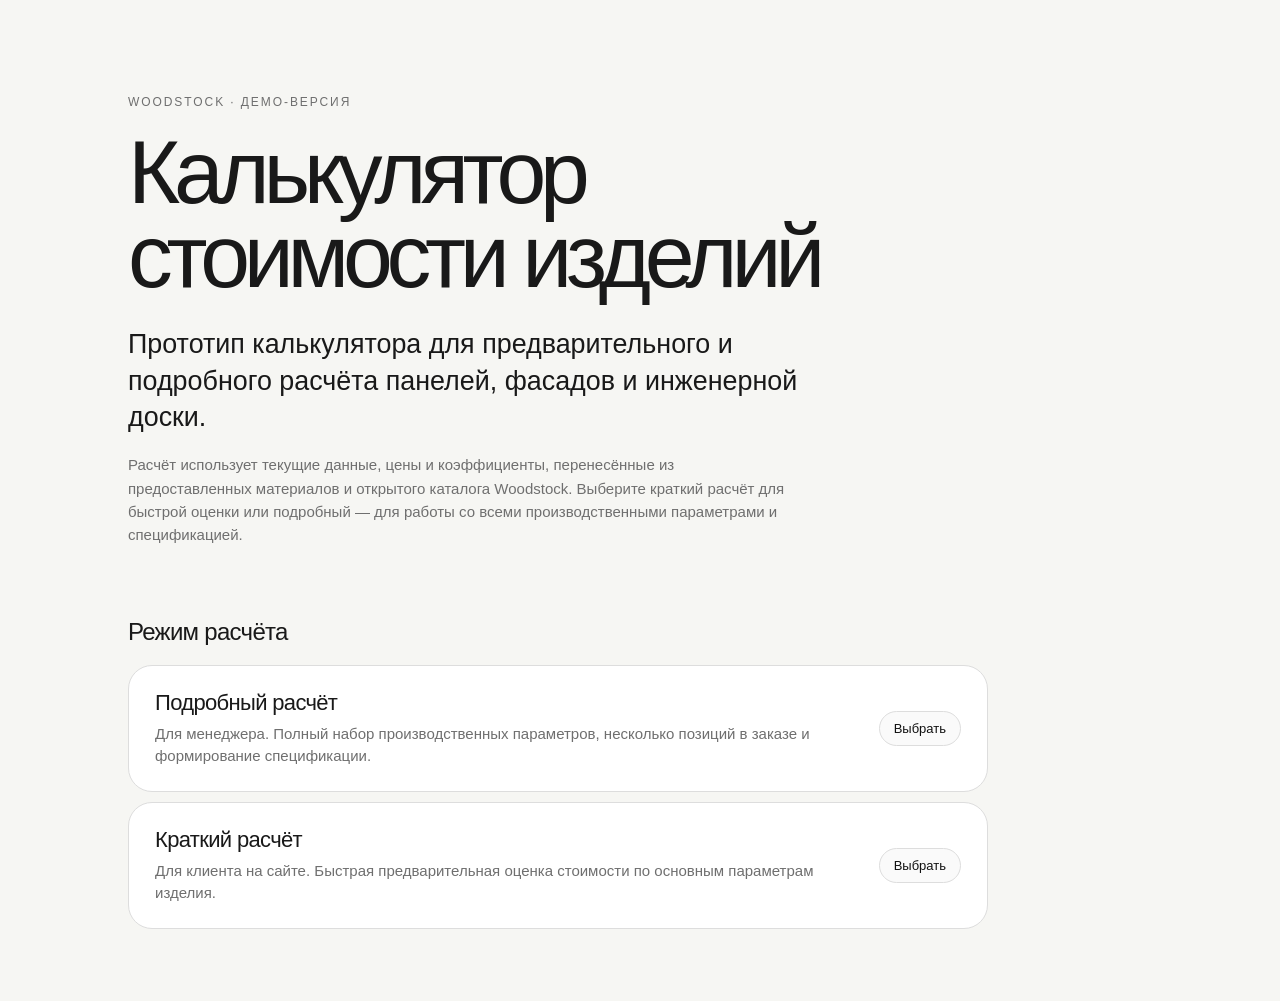
<file: index.html>
<!DOCTYPE html>
<html lang="ru">
<head>
  <meta charset="UTF-8" />
  <meta name="viewport" content="width=device-width, initial-scale=1.0" />

  <title>Woodstock — прототип калькулятора</title>

  <link rel="stylesheet" href="css/main.css" />
</head>

<body>
  <main class="start-page">
    <section class="start-hero">
      <p class="kicker">
        WOODSTOCK · Демо-версия
      </p>

      <h1>
        Калькулятор стоимости изделий
      </h1>

      <p class="lead">
        Прототип калькулятора для предварительного и подробного расчёта
        панелей, фасадов и инженерной доски.
      </p>

      <p class="note">
        Расчёт использует текущие данные, цены и коэффициенты, перенесённые
        из предоставленных материалов и открытого каталога Woodstock.
        Выберите краткий расчёт для быстрой оценки или подробный — для работы
        со всеми производственными параметрами и спецификацией.
      </p>
    </section>

    <section
      class="mode-section"
      aria-labelledby="modeTitle"
    >
      <h2 id="modeTitle">
        Режим расчёта
      </h2>

      <div class="mode-list">
        <!-- Подробный расчёт -->
        <a
          class="mode-card mode-card--active"
          href="pages/product-type.html"
          data-mode="detailed"
        >
          <span class="mode-card__body">
            <span class="mode-card__title">
              Подробный расчёт
            </span>

            <span class="mode-card__text">
              Для менеджера. Полный набор производственных параметров,
              несколько позиций в заказе и формирование спецификации.
            </span>
          </span>

          <span class="mode-card__action">
            Выбрать
          </span>
        </a>

        <!-- Краткий расчёт -->
        <a
          class="mode-card mode-card--active"
          href="pages/quick-product-type.html"
          data-mode="quick"
        >
          <span class="mode-card__body">
            <span class="mode-card__title">
              Краткий расчёт
            </span>

            <span class="mode-card__text">
              Для клиента на сайте. Быстрая предварительная оценка стоимости
              по основным параметрам изделия.
            </span>
          </span>

          <span class="mode-card__action">
            Выбрать
          </span>
        </a>
      </div>
    </section>
  </main>

  <script src="js/app.js"></script>
</body>
</html>
</file>
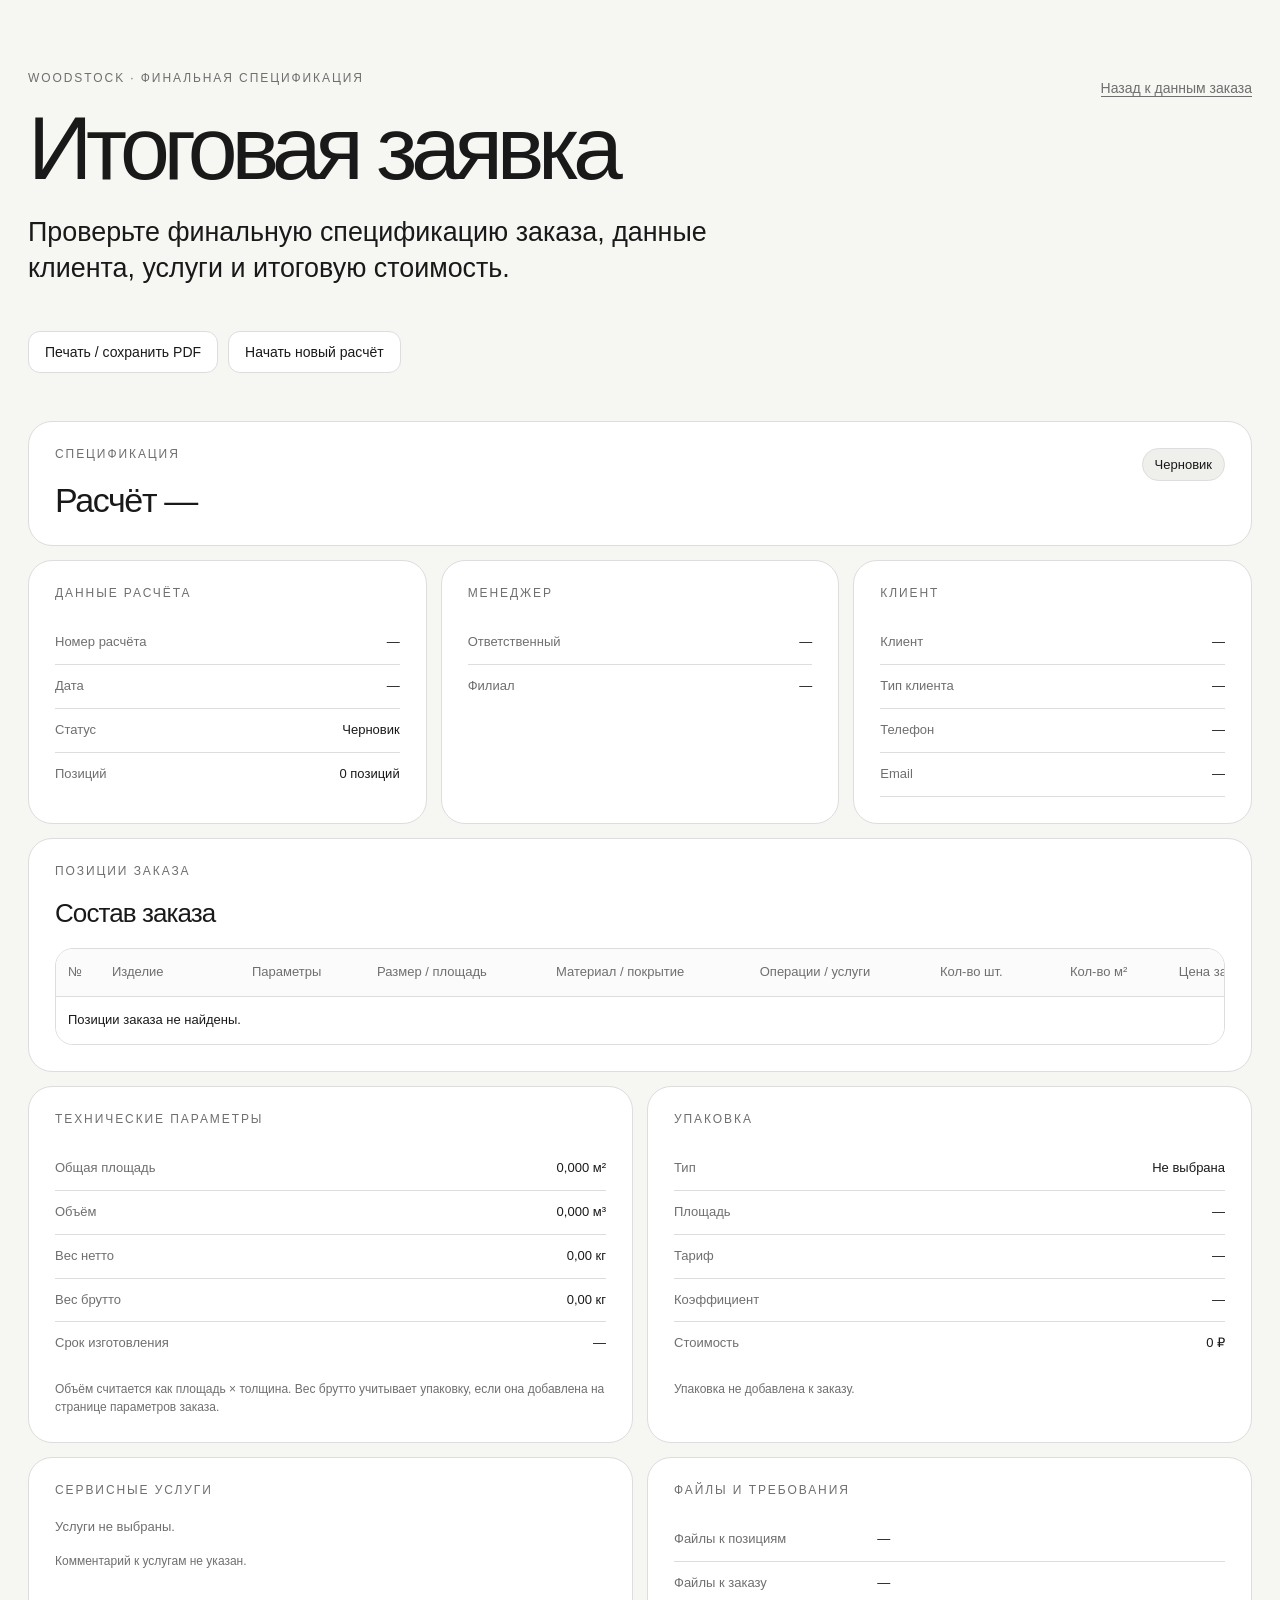
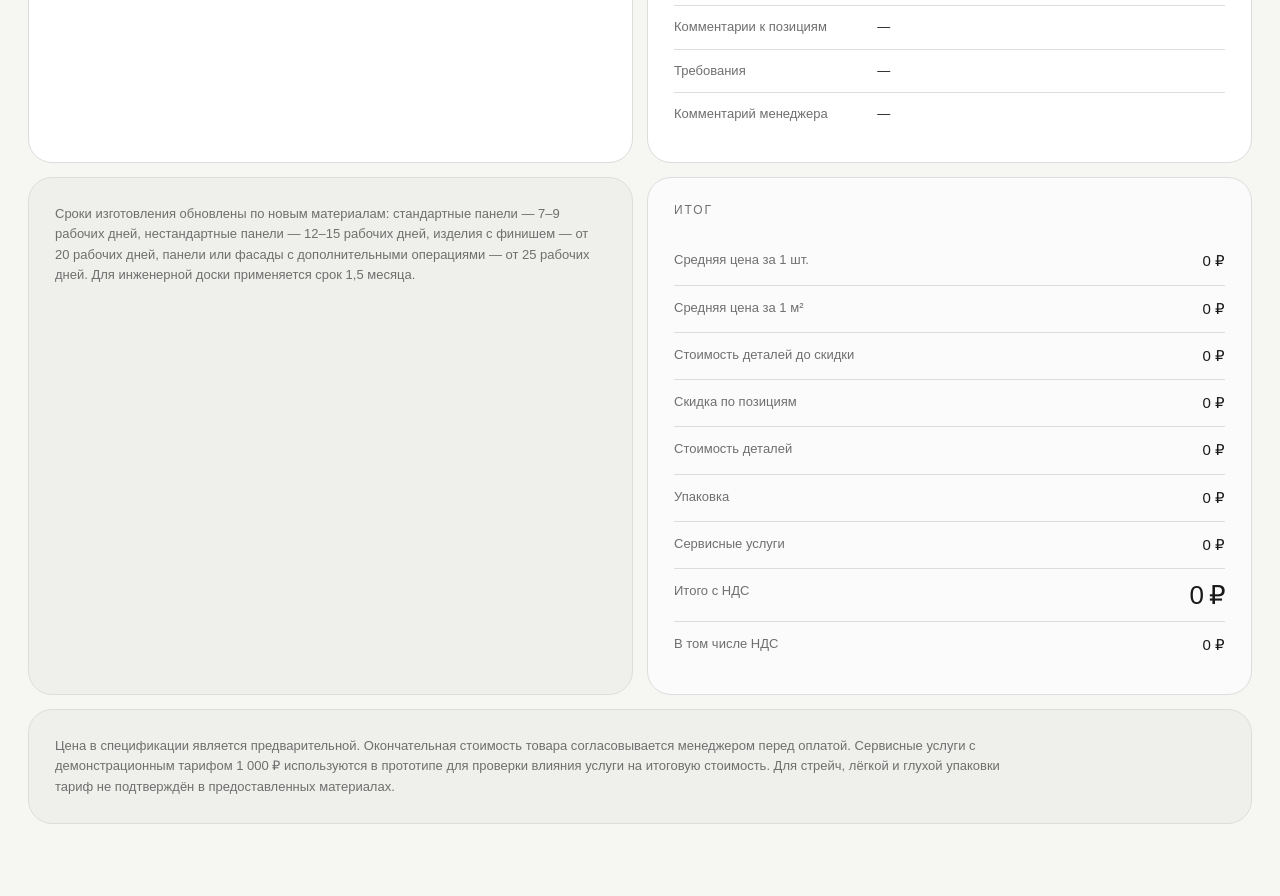
<file: pages/final-specification.html>
<!DOCTYPE html>
<html lang="ru">
<head>
  <meta charset="UTF-8" />

  <meta
    name="viewport"
    content="width=device-width, initial-scale=1.0"
  />

  <title>
    Woodstock — финальная спецификация
  </title>

  <link
    rel="stylesheet"
    href="../css/main.css"
  />

  <style>
    .final-table {
      min-width: 1880px;
    }

    @media print {
      .final-table {
        min-width: 0 !important;
      }

      .final-table th,
      .final-table td {
        font-size: 6.5px !important;
        padding: 4px 2px !important;
      }

      .final-table th:nth-child(1),
      .final-table td:nth-child(1) {
        width: 2%;
      }

      .final-table th:nth-child(2),
      .final-table td:nth-child(2) {
        width: 7%;
      }

      .final-table th:nth-child(3),
      .final-table td:nth-child(3) {
        width: 8%;
      }

      .final-table th:nth-child(4),
      .final-table td:nth-child(4) {
        width: 9%;
      }

      .final-table th:nth-child(5),
      .final-table td:nth-child(5) {
        width: 10%;
      }

      .final-table th:nth-child(6),
      .final-table td:nth-child(6) {
        width: 11%;
      }

      .final-table th:nth-child(7),
      .final-table td:nth-child(7) {
        width: 4%;
      }

      .final-table th:nth-child(8),
      .final-table td:nth-child(8) {
        width: 4.5%;
      }

      .final-table th:nth-child(9),
      .final-table td:nth-child(9) {
        width: 5%;
      }

      .final-table th:nth-child(10),
      .final-table td:nth-child(10) {
        width: 5%;
      }

      .final-table th:nth-child(11),
      .final-table td:nth-child(11) {
        width: 6%;
      }

      .final-table th:nth-child(12),
      .final-table td:nth-child(12) {
        width: 5%;
      }

      .final-table th:nth-child(13),
      .final-table td:nth-child(13) {
        width: 6%;
      }

      .final-table th:nth-child(14),
      .final-table td:nth-child(14) {
        width: 4.5%;
      }

      .final-table th:nth-child(15),
      .final-table td:nth-child(15) {
        width: 5%;
      }

      .final-table th:nth-child(16),
      .final-table td:nth-child(16) {
        width: 6%;
      }
    }
  </style>
</head>

<body>
  <main class="start-page calc-page final-page">
    <section class="calc-head final-page__head">
      <div>
        <p class="kicker">
          WOODSTOCK · Финальная спецификация
        </p>

        <h1>Итоговая заявка</h1>

        <p class="lead">
          Проверьте финальную спецификацию заказа, данные клиента,
          услуги и итоговую стоимость.
        </p>
      </div>

      <a
        class="back-link no-print"
        href="order-details.html"
      >
        Назад к данным заказа
      </a>
    </section>

    <section class="final-actions no-print">
      <button
        class="secondary-button"
        id="printBtn"
        type="button"
      >
        Печать / сохранить PDF
      </button>

      <button
        class="secondary-button"
        id="newOrderBtn"
        type="button"
      >
        Начать новый расчёт
      </button>
    </section>

    <section class="final-document">
      <section class="final-card final-card--header">
        <div>
          <p class="kicker">
            Спецификация
          </p>

          <h2>
            Расчёт
            <span id="orderNumber">—</span>
          </h2>
        </div>

        <div class="final-status">
          <span id="orderStatus">—</span>
        </div>
      </section>

      <section class="final-grid">
        <div class="final-card">
          <p class="kicker">
            Данные расчёта
          </p>

          <dl class="final-list">
            <div>
              <dt>Номер расчёта</dt>
              <dd id="metaOrderNumber">—</dd>
            </div>

            <div>
              <dt>Дата</dt>
              <dd id="metaOrderDate">—</dd>
            </div>

            <div>
              <dt>Статус</dt>
              <dd id="metaOrderStatus">—</dd>
            </div>

            <div>
              <dt>Позиций</dt>
              <dd id="metaItemsCount">—</dd>
            </div>
          </dl>
        </div>

        <div class="final-card">
          <p class="kicker">
            Менеджер
          </p>

          <dl class="final-list">
            <div>
              <dt>Ответственный</dt>
              <dd id="managerName">—</dd>
            </div>

            <div>
              <dt>Филиал</dt>
              <dd id="managerBranch">—</dd>
            </div>
          </dl>
        </div>

        <div class="final-card">
          <p class="kicker">
            Клиент
          </p>

          <dl class="final-list">
            <div>
              <dt>Клиент</dt>
              <dd id="clientName">—</dd>
            </div>

            <div>
              <dt>Тип клиента</dt>
              <dd id="clientType">—</dd>
            </div>

            <div>
              <dt>Телефон</dt>
              <dd id="clientPhone">—</dd>
            </div>

            <div>
              <dt>Email</dt>
              <dd id="clientEmail">—</dd>
            </div>

            <div id="companyRow">
              <dt>Компания</dt>
              <dd id="clientCompany">—</dd>
            </div>

            <div id="innRow">
              <dt>ИНН</dt>
              <dd id="clientInn">—</dd>
            </div>
          </dl>
        </div>
      </section>

      <section class="final-card">
        <div class="final-card__head">
          <div>
            <p class="kicker">
              Позиции заказа
            </p>

            <h2>Состав заказа</h2>
          </div>
        </div>

        <div class="final-table-wrap">
          <table class="final-table">
            <thead>
              <tr>
                <th>№</th>
                <th>Изделие</th>
                <th>Параметры</th>
                <th>Размер / площадь</th>
                <th>Материал / покрытие</th>
                <th>Операции / услуги</th>
                <th>Кол-во шт.</th>
                <th>Кол-во м²</th>
                <th>Цена за шт.</th>
                <th>Цена за м²</th>
                <th>До скидки</th>
                <th>Скидка</th>
                <th>Итого</th>
                <th>Объём м³</th>
                <th>Вес</th>
                <th>Срок</th>
              </tr>
            </thead>

            <tbody id="itemsTableBody"></tbody>
          </table>
        </div>
      </section>

      <section class="final-grid final-grid--two">
        <div class="final-card">
          <p class="kicker">
            Технические параметры
          </p>

          <dl class="final-list">
            <div>
              <dt>Общая площадь</dt>
              <dd id="technicalArea">—</dd>
            </div>

            <div>
              <dt>Объём</dt>
              <dd id="technicalVolume">—</dd>
            </div>

            <div>
              <dt>Вес нетто</dt>
              <dd id="technicalNetWeight">—</dd>
            </div>

            <div>
              <dt>Вес брутто</dt>
              <dd id="technicalGrossWeight">—</dd>
            </div>

            <div>
              <dt>Срок изготовления</dt>
              <dd id="technicalProductionTerm">—</dd>
            </div>
          </dl>

          <p class="final-note">
            Объём считается как площадь × толщина. Вес брутто учитывает
            упаковку, если она добавлена на странице параметров заказа.
          </p>
        </div>

        <div class="final-card">
          <p class="kicker">
            Упаковка
          </p>

          <dl class="final-list">
            <div>
              <dt>Тип</dt>
              <dd id="packagingName">—</dd>
            </div>

            <div>
              <dt>Площадь</dt>
              <dd id="packagingArea">—</dd>
            </div>

            <div>
              <dt>Тариф</dt>
              <dd id="packagingRate">—</dd>
            </div>

            <div>
              <dt>Коэффициент</dt>
              <dd id="packagingMultiplier">—</dd>
            </div>

            <div>
              <dt>Стоимость</dt>
              <dd id="packagingTotal">—</dd>
            </div>
          </dl>

          <p
            class="final-note"
            id="packagingNote"
          >
            —
          </p>
        </div>
      </section>

      <section class="final-grid final-grid--two">
        <div class="final-card">
          <p class="kicker">
            Сервисные услуги
          </p>

          <div
            class="final-services"
            id="servicesList"
          >
            Услуги не выбраны.
          </div>

          <p
            class="final-note"
            id="servicesComment"
          >
            —
          </p>
        </div>

        <div class="final-card">
          <p class="kicker">
            Файлы и требования
          </p>

          <dl class="final-list">
            <div>
              <dt>Файлы к позициям</dt>
              <dd id="itemFilesList">—</dd>
            </div>

            <div>
              <dt>Файлы к заказу</dt>
              <dd id="filesList">—</dd>
            </div>

            <div>
              <dt>Комментарии к позициям</dt>
              <dd id="itemCommentsList">—</dd>
            </div>

            <div>
              <dt>Требования</dt>
              <dd id="orderRequirements">—</dd>
            </div>

            <div>
              <dt>Комментарий менеджера</dt>
              <dd id="managerComment">—</dd>
            </div>
          </dl>
        </div>
      </section>

      <section class="final-grid final-grid--two">
        <div class="final-card final-card--notice">
          <p>
            Сроки изготовления обновлены по новым материалам:
            стандартные панели — 7–9 рабочих дней,
            нестандартные панели — 12–15 рабочих дней,
            изделия с финишем — от 20 рабочих дней,
            панели или фасады с дополнительными операциями —
            от 25 рабочих дней. Для инженерной доски применяется
            срок 1,5 месяца.
          </p>
        </div>

        <div class="final-card final-card--total">
          <p class="kicker">
            Итог
          </p>

          <dl class="final-total-list">
            <div>
              <dt>Средняя цена за 1 шт.</dt>
              <dd id="averageUnitPrice">—</dd>
            </div>

            <div>
              <dt>Средняя цена за 1 м²</dt>
              <dd id="averageM2Price">—</dd>
            </div>

            <div>
              <dt>Стоимость деталей до скидки</dt>
              <dd id="itemsTotalBeforeDiscount">—</dd>
            </div>

            <div>
              <dt>Скидка по позициям</dt>
              <dd id="itemsDiscountTotal">—</dd>
            </div>

            <div>
              <dt>Стоимость деталей</dt>
              <dd id="itemsTotal">—</dd>
            </div>

            <div>
              <dt>Упаковка</dt>
              <dd id="summaryPackagingTotal">—</dd>
            </div>

            <div>
              <dt>Сервисные услуги</dt>
              <dd id="summaryServicesTotal">—</dd>
            </div>

            <div>
              <dt>Итого с НДС</dt>
              <dd id="finalTotal">—</dd>
            </div>

            <div>
              <dt>В том числе НДС</dt>
              <dd id="finalVat">—</dd>
            </div>
          </dl>
        </div>
      </section>

      <section class="final-card final-card--notice">
        <p>
          Цена в спецификации является предварительной. Окончательная
          стоимость товара согласовывается менеджером перед оплатой.
          Сервисные услуги с демонстрационным тарифом 1 000 ₽ используются
          в прототипе для проверки влияния услуги на итоговую стоимость.
          Для стрейч, лёгкой и глухой упаковки тариф не подтверждён
          в предоставленных материалах.
        </p>
      </section>
    </section>
  </main>

  <script src="../js/final-specification.js"></script>
</body>
</html>
</file>
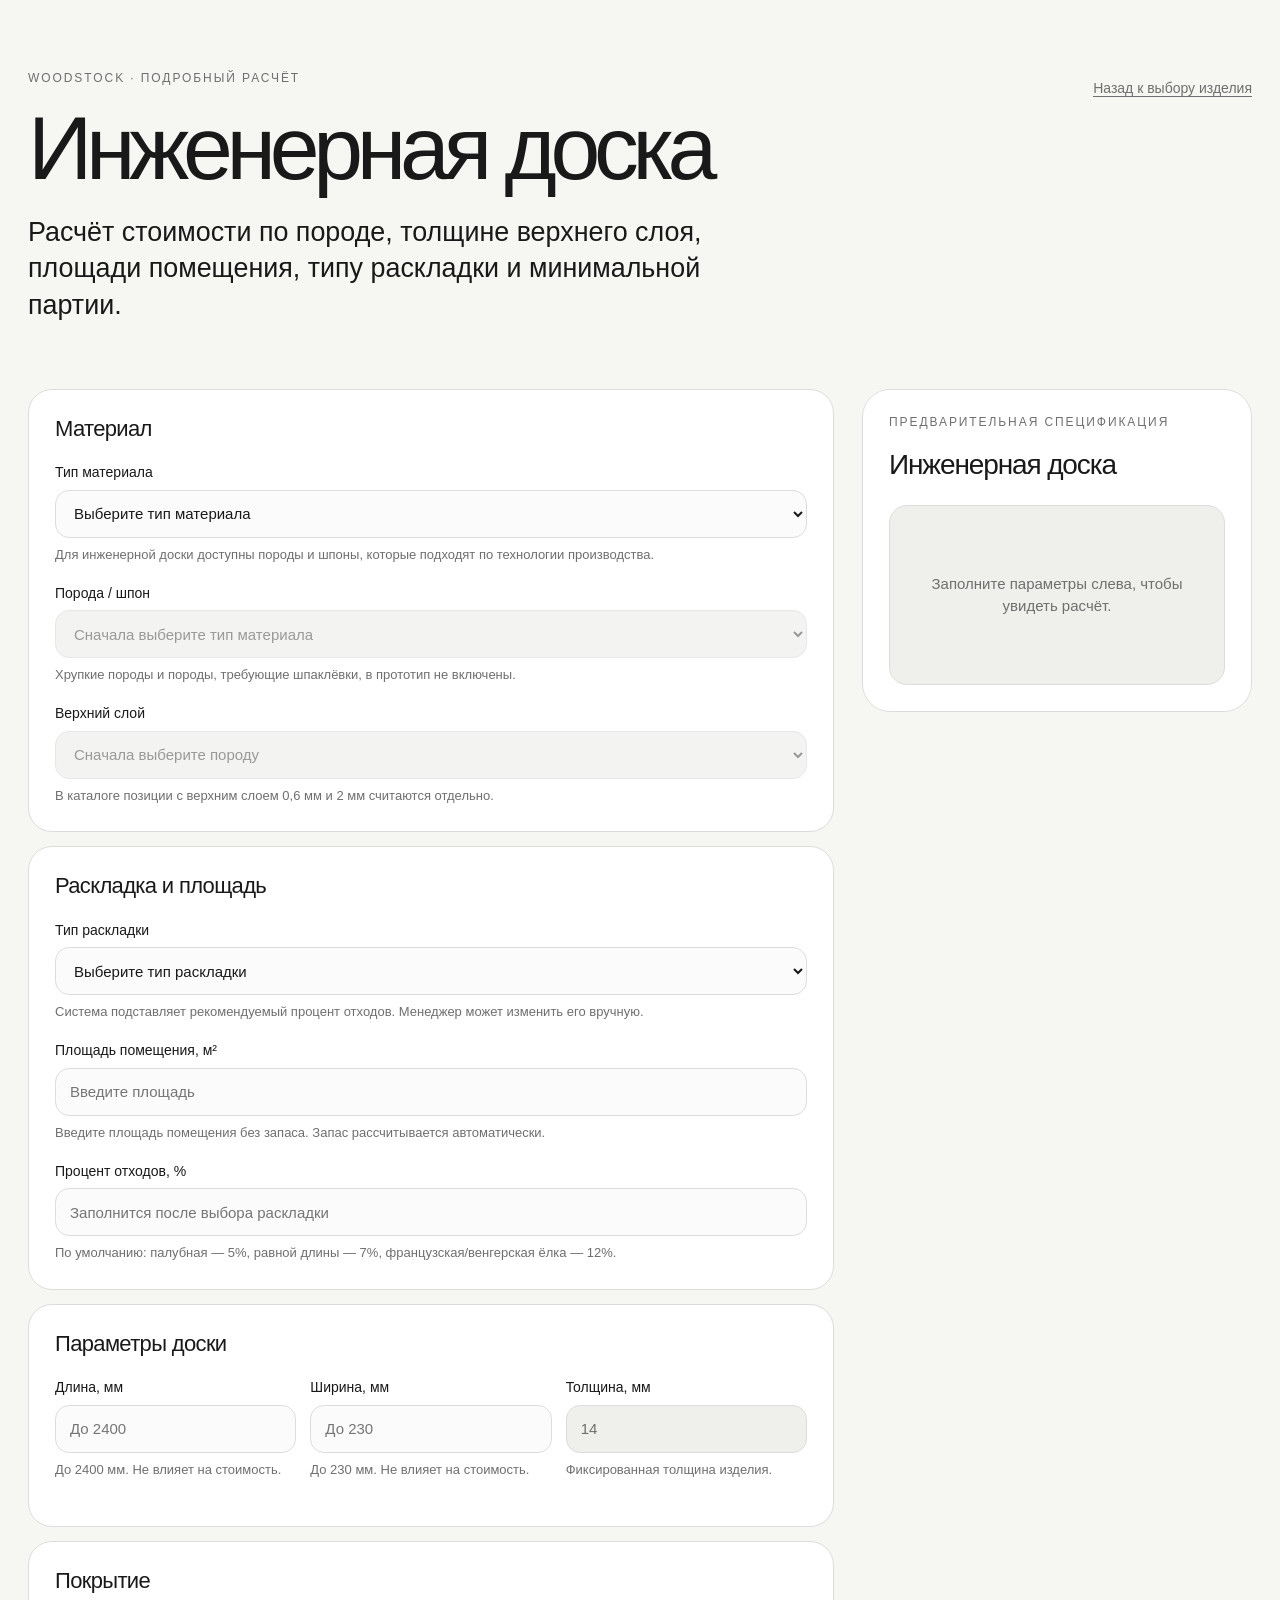
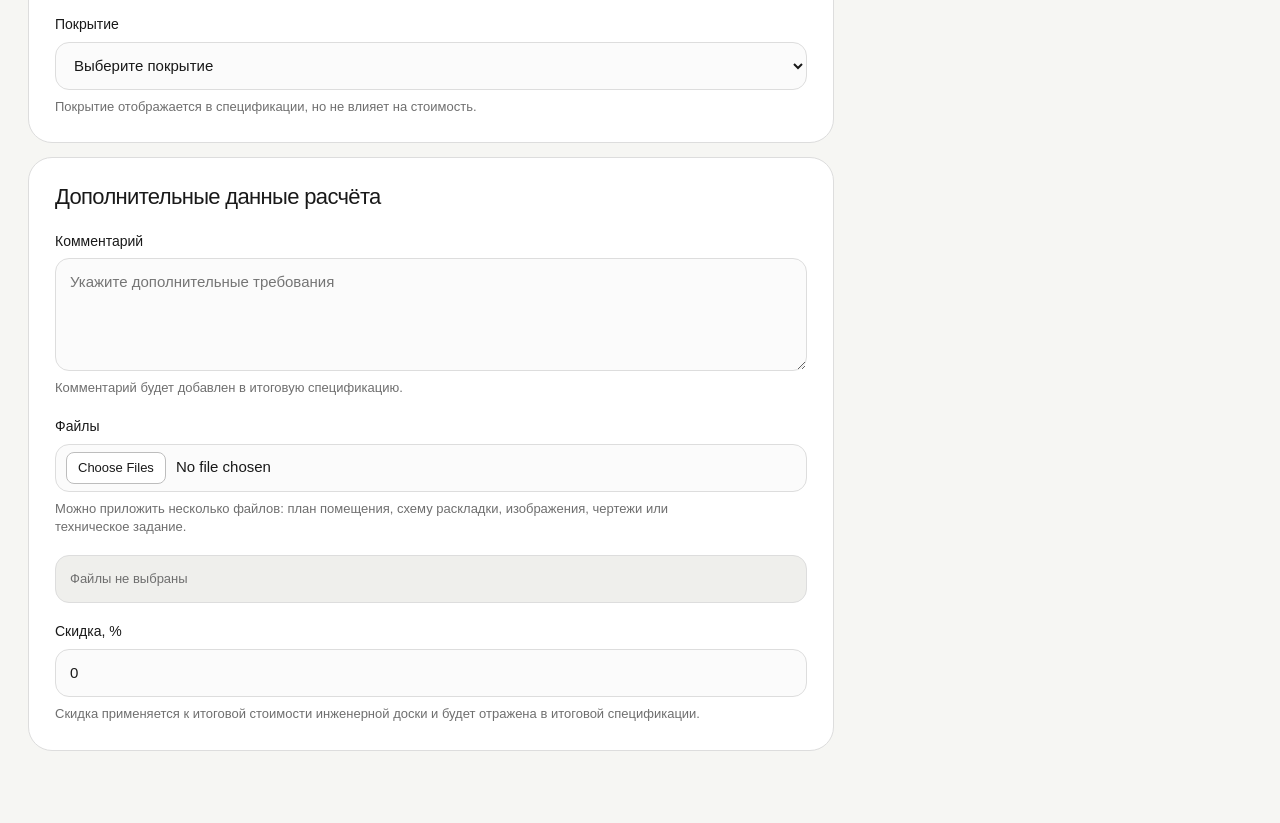
<file: pages/flooring.html>
<!DOCTYPE html>
<html lang="ru">
<head>
  <meta charset="UTF-8" />
  <meta name="viewport" content="width=device-width, initial-scale=1.0" />
  <title>Woodstock — расчёт инженерной доски</title>
  <link rel="stylesheet" href="../css/main.css" />
</head>
<body>
  <main class="start-page calc-page">
    <section class="calc-head">
      <div>
        <p class="kicker">WOODSTOCK · Подробный расчёт</p>
        <h1>Инженерная доска</h1>
        <p class="lead">
          Расчёт стоимости по породе, толщине верхнего слоя, площади помещения,
          типу раскладки и минимальной партии.
        </p>
      </div>

      <a class="back-link" href="product-type.html">Назад к выбору изделия</a>
    </section>

    <section class="calc-layout">
      <form class="calc-form" id="flooringForm">
        <div class="form-block">
          <h2>Материал</h2>

          <label class="field">
            <span class="field__label">Тип материала</span>
            <select id="materialTypeSelect" required>
              <option value="">Выберите тип материала</option>
            </select>
            <span class="field__note">
              Для инженерной доски доступны породы и шпоны, которые подходят по технологии производства.
            </span>
          </label>

          <label class="field">
            <span class="field__label">Порода / шпон</span>
            <select id="speciesSelect" required disabled>
              <option value="">Сначала выберите тип материала</option>
            </select>
            <span class="field__note">
              Хрупкие породы и породы, требующие шпаклёвки, в прототип не включены.
            </span>
          </label>

          <label class="field">
            <span class="field__label">Верхний слой</span>
            <select id="topLayerSelect" required disabled>
              <option value="">Сначала выберите породу</option>
            </select>
            <span class="field__note">
              В каталоге позиции с верхним слоем 0,6 мм и 2 мм считаются отдельно.
            </span>
          </label>
        </div>

        <div class="form-block">
          <h2>Раскладка и площадь</h2>

          <label class="field">
            <span class="field__label">Тип раскладки</span>
            <select id="patternSelect" required>
              <option value="">Выберите тип раскладки</option>
            </select>
            <span class="field__note">
              Система подставляет рекомендуемый процент отходов. Менеджер может изменить его вручную.
            </span>
          </label>

          <label class="field">
            <span class="field__label">Площадь помещения, м²</span>
            <input
              id="roomAreaInput"
              type="number"
              min="0"
              step="0.01"
              placeholder="Введите площадь"
              required
            />
            <span class="field__note">
              Введите площадь помещения без запаса. Запас рассчитывается автоматически.
            </span>
          </label>

          <label class="field">
            <span class="field__label">Процент отходов, %</span>
            <input
              id="wasteInput"
              type="number"
              min="0"
              step="0.1"
              placeholder="Заполнится после выбора раскладки"
              required
            />
            <span class="field__note">
              По умолчанию: палубная — 5%, равной длины — 7%, французская/венгерская ёлка — 12%.
            </span>
          </label>
        </div>

        <div class="form-block">
          <h2>Параметры доски</h2>

          <div class="field-grid">
            <label class="field">
              <span class="field__label">Длина, мм</span>
              <input
                id="lengthInput"
                type="number"
                min="1"
                max="2400"
                step="1"
                placeholder="До 2400"
              />
              <span class="field__note">
                До 2400 мм. Не влияет на стоимость.
              </span>
            </label>

            <label class="field">
              <span class="field__label">Ширина, мм</span>
              <input
                id="widthInput"
                type="number"
                min="1"
                max="230"
                step="1"
                placeholder="До 230"
              />
              <span class="field__note">
                До 230 мм. Не влияет на стоимость.
              </span>
            </label>

            <label class="field">
              <span class="field__label">Толщина, мм</span>
              <input
                id="thicknessInput"
                type="number"
                value="14"
                disabled
              />
              <span class="field__note">
                Фиксированная толщина изделия.
              </span>
            </label>
          </div>

          <p class="field-warning is-hidden" id="widthWarning">
            При ширине более 130 мм требуется уточнение у менеджера.
          </p>
        </div>

        <div class="form-block">
          <h2>Покрытие</h2>

          <label class="field">
            <span class="field__label">Покрытие</span>
            <select id="coatingSelect" required>
              <option value="">Выберите покрытие</option>
            </select>
            <span class="field__note">
              Покрытие отображается в спецификации, но не влияет на стоимость.
            </span>
          </label>
        </div>

        <div class="form-block">
          <h2>Дополнительные данные расчёта</h2>

          <label class="field">
            <span class="field__label">Комментарий</span>
            <textarea
              id="commentInput"
              rows="4"
              placeholder="Укажите дополнительные требования"
            ></textarea>
            <span class="field__note">
              Комментарий будет добавлен в итоговую спецификацию.
            </span>
          </label>

          <label class="field file-upload-box">
            <span class="field__label">Файлы</span>
            <input
              id="filesInput"
              type="file"
              multiple
            />
            <span class="field__note">
              Можно приложить несколько файлов: план помещения, схему раскладки, изображения, чертежи или техническое задание.
            </span>
            <div
              class="uploaded-files"
              id="selectedFiles"
            >
              Файлы не выбраны
            </div>
          </label>

          <label class="field">
            <span class="field__label">Скидка, %</span>
            <input
              id="discountInput"
              type="number"
              min="0"
              max="100"
              step="0.1"
              value="0"
              placeholder="0"
            />
            <span class="field__note">
              Скидка применяется к итоговой стоимости инженерной доски и будет отражена в итоговой спецификации.
            </span>
          </label>
        </div>
      </form>

      <aside class="spec-panel">
        <div class="spec-panel__inner">
          <p class="kicker">Предварительная спецификация</p>

          <h2 class="spec-title">Инженерная доска</h2>

          <div class="empty-spec" id="emptySpec">
            Заполните параметры слева, чтобы увидеть расчёт.
          </div>

          <div class="spec-content is-hidden" id="specContent">
            <dl class="spec-list">
              <div>
                <dt>Тип материала</dt>
                <dd id="specMaterialType">—</dd>
              </div>

              <div>
                <dt>Порода / шпон</dt>
                <dd id="specSpecies">—</dd>
              </div>

              <div>
                <dt>Верхний слой</dt>
                <dd id="specTopLayer">—</dd>
              </div>

              <div>
                <dt>Цена за м²</dt>
                <dd id="specPrice">—</dd>
              </div>

              <div>
                <dt>Раскладка</dt>
                <dd id="specPattern">—</dd>
              </div>

              <div>
                <dt>Площадь помещения</dt>
                <dd id="specRoomArea">—</dd>
              </div>

              <div>
                <dt>Отходы</dt>
                <dd id="specWaste">—</dd>
              </div>

              <div>
                <dt>Площадь с запасом</dt>
                <dd id="specAreaWithWaste">—</dd>
              </div>

              <div>
                <dt>Площадь к оплате</dt>
                <dd id="specPaidArea">—</dd>
              </div>

              <div>
                <dt>Параметры доски</dt>
                <dd id="specBoardParams">—</dd>
              </div>

              <div>
                <dt>Покрытие</dt>
                <dd id="specCoating">—</dd>
              </div>
            </dl>

            <div class="formula-box">
              <span>Формула</span>
              <p id="specFormula">
                Цена = площадь к оплате × цена выбранной позиции за м²
              </p>
            </div>

            <div class="breakdown-list" id="specBreakdown"></div>

            <div class="total-box">
              <span>Итого с НДС</span>
              <strong id="specTotal">—</strong>
              <small id="specVat">В том числе НДС: —</small>
            </div>

            <p class="spec-note" id="minAreaNote">
              Минимальная партия — 20 м².
            </p>

            <p class="spec-note">
              Цена предварительная. Окончательная стоимость подтверждается менеджером перед оплатой.
            </p>

            <button class="next-step-button" id="addToSpecBtn" type="button">
              Добавить в спецификацию
            </button>

          </div>
        </div>
      </aside>
    </section>
  </main>

  <script src="../js/flooring.js"></script>
</body>
</html>
</file>
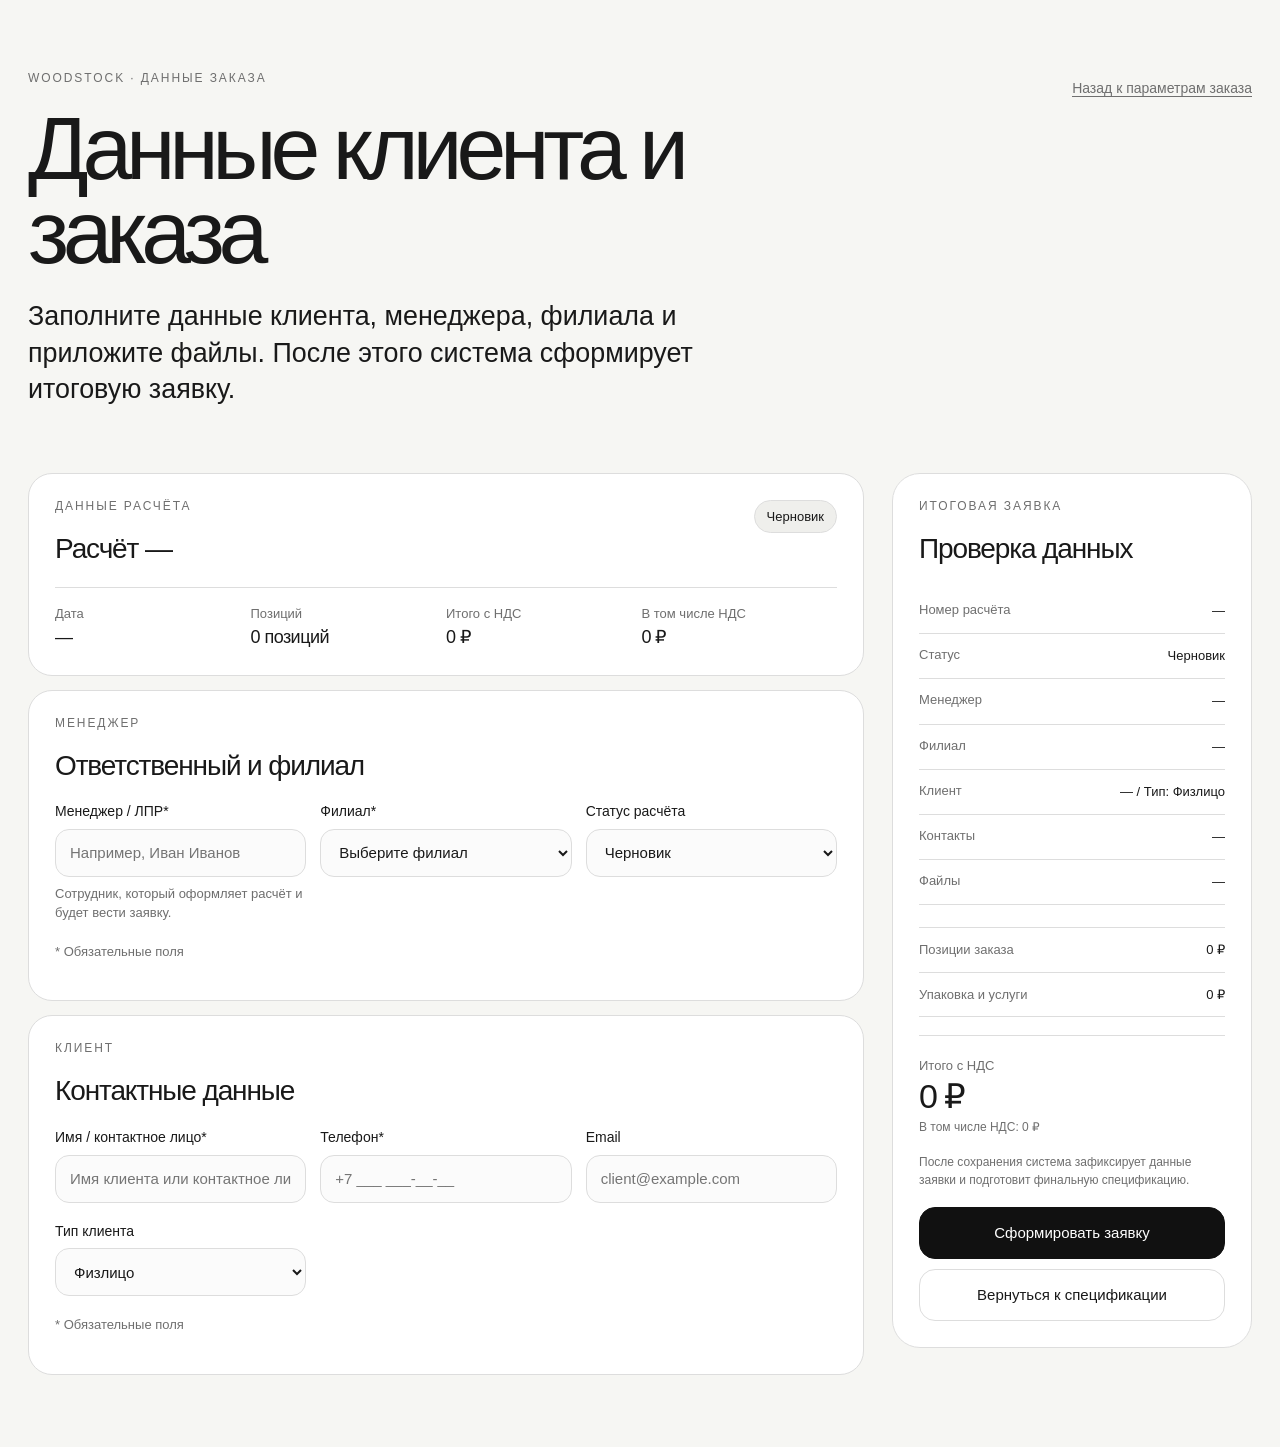
<file: pages/order-details.html>
<!DOCTYPE html>
<html lang="ru">
<head>
  <meta charset="UTF-8" />
  <meta name="viewport" content="width=device-width, initial-scale=1.0" />
  <title>Woodstock — данные клиента и заказа</title>
  <link rel="stylesheet" href="../css/main.css" />
</head>
<body>
  <main class="start-page calc-page">
    <section class="calc-head">
      <div>
        <p class="kicker">WOODSTOCK · Данные заказа</p>
        <h1>Данные клиента и заказа</h1>
        <p class="lead">
          Заполните данные клиента, менеджера, филиала и приложите файлы.
          После этого система сформирует итоговую заявку.
        </p>
      </div>

      <a class="back-link" href="order-options.html">Назад к параметрам заказа</a>
    </section>

    <section class="summary-layout">
      <div class="summary-main">
        <section class="summary-card">
          <div class="summary-card__head">
            <div>
              <p class="kicker">Данные расчёта</p>
              <h2>Расчёт <span id="orderNumberTitle">—</span></h2>
            </div>

            <div class="summary-status">
              <span id="orderStatusTitle">Черновик</span>
            </div>
          </div>

          <dl class="summary-meta">
            <div>
              <dt>Дата</dt>
              <dd id="orderDateMeta">—</dd>
            </div>
            <div>
              <dt>Позиций</dt>
              <dd id="itemsCountMeta">—</dd>
            </div>
            <div>
              <dt>Итого с НДС</dt>
              <dd id="finalTotalMeta">—</dd>
            </div>
            <div>
              <dt>В том числе НДС</dt>
              <dd id="finalVatMeta">—</dd>
            </div>
          </dl>
        </section>

        <section class="summary-card">
          <div class="summary-card__head">
            <div>
              <p class="kicker">Менеджер</p>
              <h2>Ответственный и филиал</h2>
            </div>
          </div>

          <div class="field-grid">
            <label class="field">
              <span class="field__label">Менеджер / ЛПР*</span>
              <input id="managerNameInput" type="text" placeholder="Например, Иван Иванов" />
              <span class="field__note">
                Сотрудник, который оформляет расчёт и будет вести заявку.
              </span>
            </label>

            <label class="field">
              <span class="field__label">Филиал*</span>
              <select id="branchSelect">
                <option value="">Выберите филиал</option>
                <option value="moscow">Москва</option>
                <option value="spb">Санкт-Петербург</option>
                <option value="krasnodar">Краснодар</option>
                <option value="other">Другой филиал</option>
              </select>
            </label>

            <label class="field">
              <span class="field__label">Статус расчёта</span>
              <select id="orderStatusSelect">
                <option value="Черновик">Черновик</option>
                <option value="Предварительный расчёт">Предварительный расчёт</option>
                <option value="Готов к отправке клиенту">Готов к отправке клиенту</option>
              </select>
            </label>
          </div>
          <p class="field__note">* Обязательные поля</p>
        </section>

        <section class="summary-card">
          <div class="summary-card__head">
            <div>
              <p class="kicker">Клиент</p>
              <h2>Контактные данные</h2>
            </div>
          </div>

          <div class="field-grid">
            <label class="field">
              <span class="field__label">Имя / контактное лицо*</span>
              <input id="clientNameInput" type="text" placeholder="Имя клиента или контактное лицо" />
            </label>

            <label class="field">
              <span class="field__label">Телефон*</span>
              <input id="clientPhoneInput" type="tel" placeholder="+7 ___ ___-__-__" />
            </label>

            <label class="field">
              <span class="field__label">Email</span>
              <input id="clientEmailInput" type="email" placeholder="client@example.com" />
            </label>
          </div>

          <div class="field-grid">
            <label class="field">
              <span class="field__label">Тип клиента</span>
              <select id="clientTypeSelect">
                <option value="individual">Физлицо</option>
                <option value="company">Юрлицо</option>
              </select>
            </label>

            <label class="field" id="companyNameField">
              <span class="field__label">Компания</span>
              <input id="companyNameInput" type="text" placeholder="Название компании" />
            </label>

            <label class="field" id="innField">
              <span class="field__label">ИНН</span>
              <input id="clientInnInput" type="text" placeholder="ИНН клиента" />
            </label>
          </div>
          <p class="field__note">* Обязательные поля</p>
        </section>

        <section class="summary-card is-hidden">
          <div class="summary-card__head">
            <div>
              <p class="kicker">Файлы и требования</p>
              <h2>Материалы к заказу</h2>
            </div>
          </div>

          <div class="file-upload-box">
            <label class="field">
              <span class="field__label">Загрузить файлы</span>
              <input id="filesInput" type="file" multiple />
              <span class="field__note">
                Чертежи, спецификации, ТЗ, фото, визуализации. В прототипе сохраняются названия файлов.
              </span>
            </label>

            <div class="uploaded-files" id="uploadedFilesList">
              Файлы не выбраны.
            </div>
          </div>

          <label class="field">
            <span class="field__label">Дополнительные требования к заказу</span>
            <textarea id="orderRequirementsInput" rows="5" placeholder="Например: сроки, требования к упаковке, особенности монтажа, комментарии клиента"></textarea>
          </label>

          <label class="field">
            <span class="field__label">Комментарий менеджера</span>
            <textarea id="managerCommentInput" rows="4" placeholder="Внутренний комментарий менеджера"></textarea>
          </label>
        </section>
      </div>

      <aside class="spec-panel">
        <div class="spec-panel__inner">
          <p class="kicker">Итоговая заявка</p>
          <h2 class="spec-title">Проверка данных</h2>

          <dl class="spec-list">
            <div>
              <dt>Номер расчёта</dt>
              <dd id="sideOrderNumber">—</dd>
            </div>
            <div>
              <dt>Статус</dt>
              <dd id="sideOrderStatus">Черновик</dd>
            </div>
            <div>
              <dt>Менеджер</dt>
              <dd id="sideManager">—</dd>
            </div>
            <div>
              <dt>Филиал</dt>
              <dd id="sideBranch">—</dd>
            </div>
            <div>
              <dt>Клиент</dt>
              <dd id="sideClient">—</dd>
            </div>
            <div>
              <dt>Контакты</dt>
              <dd id="sideContacts">—</dd>
            </div>
            <div>
              <dt>Файлы</dt>
              <dd id="sideFiles">—</dd>
            </div>
          </dl>

          <div class="option-summary-list">
            <div>
              <span>Позиции заказа</span>
              <strong id="sideItemsTotal">—</strong>
            </div>
            <div>
              <span>Упаковка и услуги</span>
              <strong id="sideOptionsTotal">—</strong>
            </div>
          </div>

          <div class="total-box">
            <span>Итого с НДС</span>
            <strong id="sideFinalTotal">—</strong>
            <small id="sideFinalVat">В том числе НДС: —</small>
          </div>

          <p class="spec-note" id="detailsNote">
            После сохранения система зафиксирует данные заявки и подготовит финальную спецификацию.
          </p>

          <button class="next-step-button" id="finishOrderBtn" type="button">
            Сформировать заявку
          </button>

          <a class="next-step-link" href="specification.html">
            Вернуться к спецификации
          </a>
        </div>
      </aside>
    </section>
  </main>

  <script src="../js/order-details.js"></script>
</body>
</html>
</file>
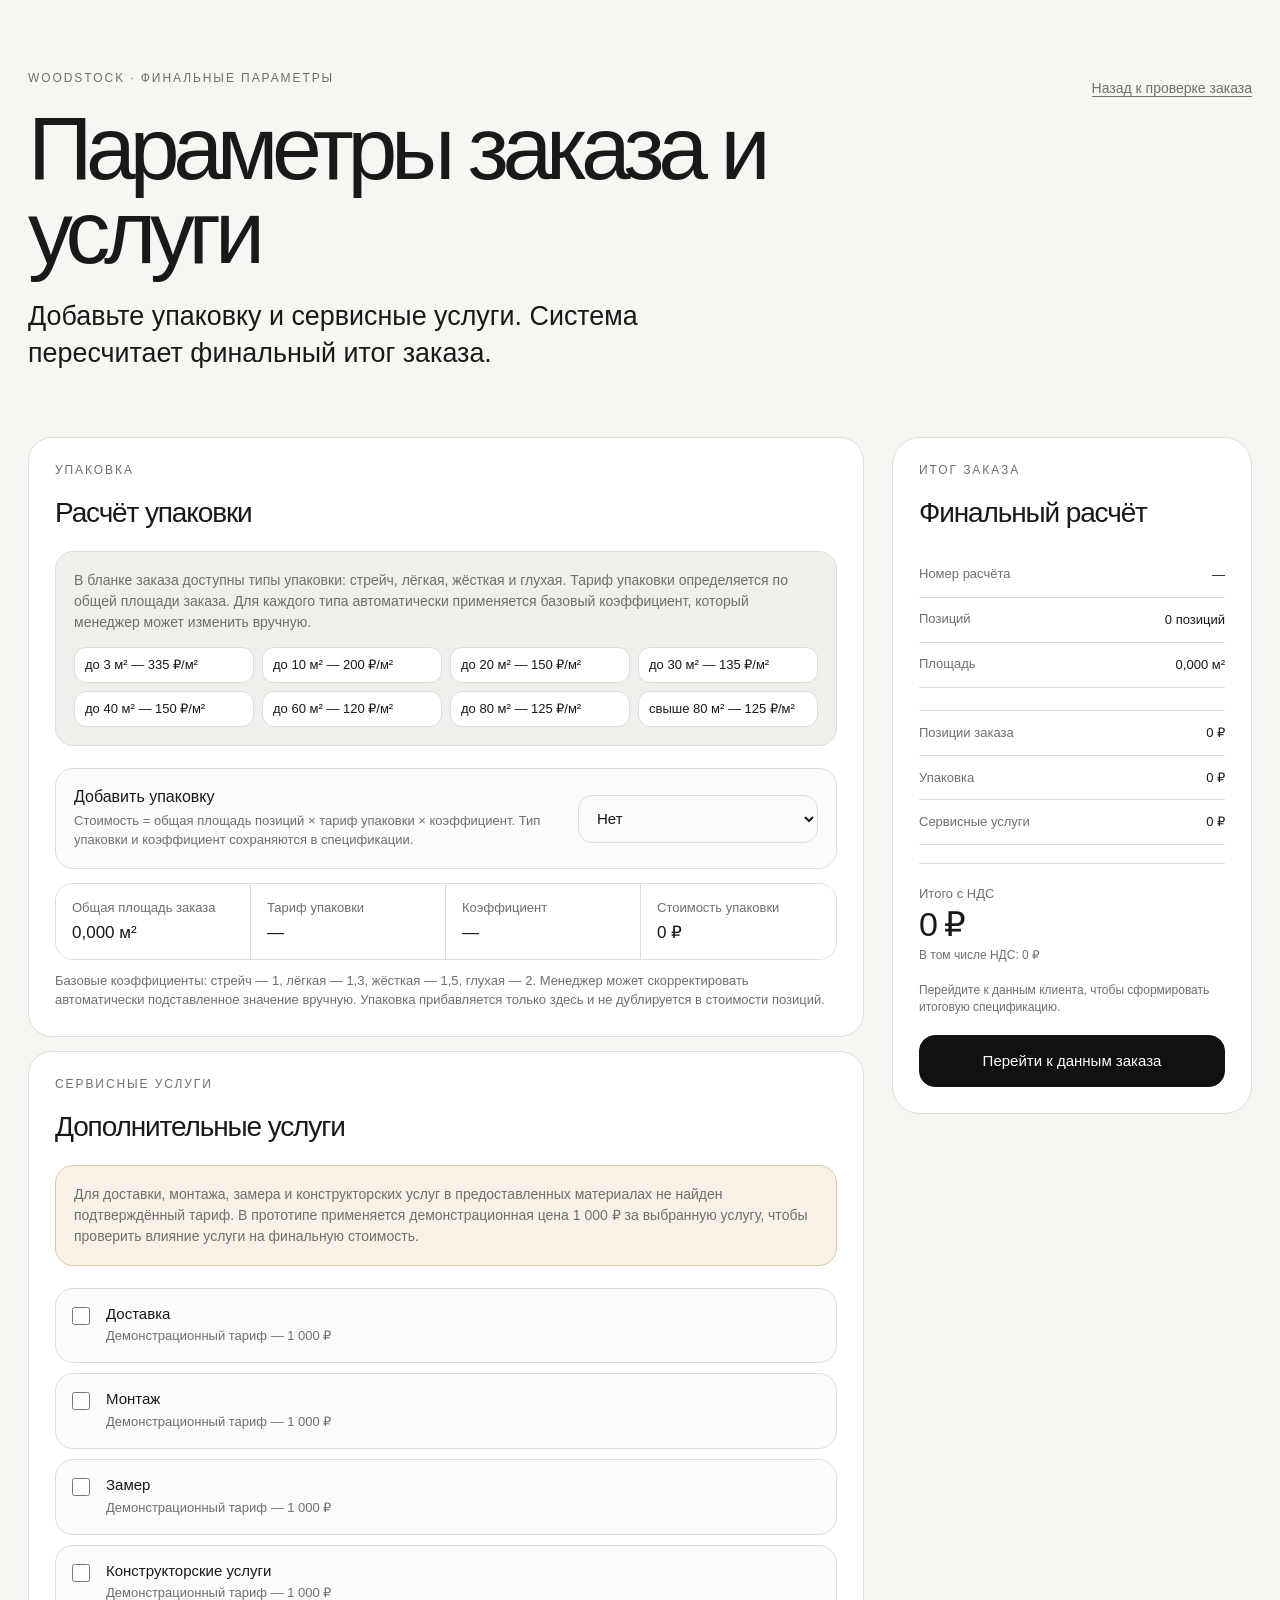
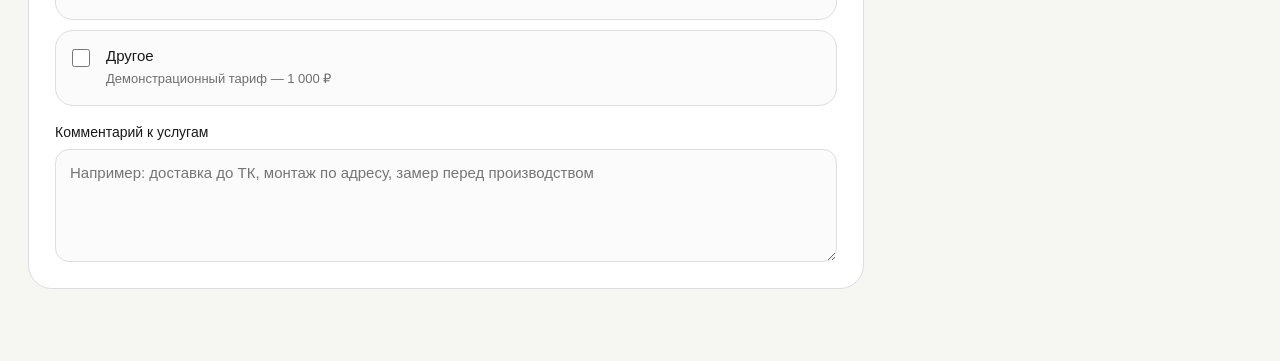
<file: pages/order-options.html>
<!DOCTYPE html>
<html lang="ru">
<head>
  <meta charset="UTF-8" />
  <meta name="viewport" content="width=device-width, initial-scale=1.0" />
  <title>Woodstock — параметры заказа и услуги</title>
  <link rel="stylesheet" href="../css/main.css" />
</head>
<body>
  <main class="start-page calc-page">
    <section class="calc-head">
      <div>
        <p class="kicker">WOODSTOCK · Финальные параметры</p>
        <h1>Параметры заказа и услуги</h1>
        <p class="lead">
          Добавьте упаковку и сервисные услуги. Система пересчитает финальный итог заказа.
        </p>
      </div>

      <a class="back-link" href="specification.html">Назад к проверке заказа</a>
    </section>

    <section class="summary-layout">
      <div class="summary-main">
        <section class="summary-card">
          <div class="summary-card__head">
            <div>
              <p class="kicker">Упаковка</p>
              <h2>Расчёт упаковки</h2>
            </div>
          </div>

          <div class="option-info-box">
            <p>
              В бланке заказа доступны типы упаковки: стрейч, лёгкая, жёсткая и глухая.
              Тариф упаковки определяется по общей площади заказа. Для каждого типа
              автоматически применяется базовый коэффициент, который менеджер может
              изменить вручную.
            </p>

            <div class="tariff-grid">
              <span>до 3 м² — 335 ₽/м²</span>
              <span>до 10 м² — 200 ₽/м²</span>
              <span>до 20 м² — 150 ₽/м²</span>
              <span>до 30 м² — 135 ₽/м²</span>
              <span>до 40 м² — 150 ₽/м²</span>
              <span>до 60 м² — 120 ₽/м²</span>
              <span>до 80 м² — 125 ₽/м²</span>
              <span>свыше 80 м² — 125 ₽/м²</span>
            </div>
          </div>

          <label class="option-row option-row--switch">
            <div>
              <strong>Добавить упаковку</strong>
              <span>
                Стоимость = общая площадь позиций × тариф упаковки × коэффициент.
                Тип упаковки и коэффициент сохраняются в спецификации.
              </span>
            </div>

            <select id="packagingSelect">
              <option value="no">Нет</option>
              <option value="stretch">Стрейч</option>
              <option value="light">Лёгкая</option>
              <option value="hard">Жёсткая</option>
              <option value="closed">Глухая</option>
            </select>
          </label>

          <label class="option-row option-row--switch is-hidden" id="packagingCoefficientRow">
            <div>
              <strong>Коэффициент упаковки</strong>
              <span>
                <span>
                Коэффициент подставляется автоматически в зависимости от типа упаковки.
                При необходимости менеджер может изменить его вручную.
               </span>
              </span>
            </div>

            <input id="packagingCoefficientInput" type="number" min="0" step="0.01" value="1" />
          </label>

          <div class="option-result" id="packagingResult">
            <div>
              <span>Общая площадь заказа</span>
              <strong id="packagingArea">—</strong>
            </div>
            <div>
              <span>Тариф упаковки</span>
              <strong id="packagingRate">—</strong>
            </div>
            <div>
              <span>Коэффициент</span>
              <strong id="packagingMultiplier">—</strong>
            </div>
            <div>
              <span>Стоимость упаковки</span>
              <strong id="packagingTotal">—</strong>
            </div>
          </div>

          <p class="option-note">
            Базовые коэффициенты: стрейч — 1, лёгкая — 1,3, жёсткая — 1,5,
            глухая — 2. Менеджер может скорректировать автоматически подставленное
            значение вручную. Упаковка прибавляется только здесь и не дублируется
            в стоимости позиций.
          </p>
        </section>

        <section class="summary-card">
          <div class="summary-card__head">
            <div>
              <p class="kicker">Сервисные услуги</p>
              <h2>Дополнительные услуги</h2>
            </div>
          </div>

          <div class="option-info-box option-info-box--warning">
            <p>
              Для доставки, монтажа, замера и конструкторских услуг в предоставленных материалах
              не найден подтверждённый тариф. В прототипе применяется демонстрационная цена
              1 000 ₽ за выбранную услугу, чтобы проверить влияние услуги на финальную стоимость.
            </p>
          </div>

          <div class="service-list">
            <label class="service-card">
              <input type="checkbox" value="delivery" data-service-checkbox />
              <div>
                <strong>Доставка</strong>
                <span>Демонстрационный тариф — 1 000 ₽</span>
              </div>
            </label>

            <label class="service-card">
              <input type="checkbox" value="installation" data-service-checkbox />
              <div>
                <strong>Монтаж</strong>
                <span>Демонстрационный тариф — 1 000 ₽</span>
              </div>
            </label>

            <label class="service-card">
              <input type="checkbox" value="measurement" data-service-checkbox />
              <div>
                <strong>Замер</strong>
                <span>Демонстрационный тариф — 1 000 ₽</span>
              </div>
            </label>

            <label class="service-card">
              <input type="checkbox" value="design" data-service-checkbox />
              <div>
                <strong>Конструкторские услуги</strong>
                <span>Демонстрационный тариф — 1 000 ₽</span>
              </div>
            </label>

            <label class="service-card">
              <input type="checkbox" value="other" data-service-checkbox />
              <div>
                <strong>Другое</strong>
                <span>Демонстрационный тариф — 1 000 ₽</span>
              </div>
            </label>
          </div>

          <label class="field option-comment">
            <span class="field__label">Комментарий к услугам</span>
            <textarea id="servicesCommentInput" rows="4" placeholder="Например: доставка до ТК, монтаж по адресу, замер перед производством"></textarea>
          </label>
        </section>
      </div>

      <aside class="spec-panel">
        <div class="spec-panel__inner">
          <p class="kicker">Итог заказа</p>
          <h2 class="spec-title">Финальный расчёт</h2>

          <dl class="spec-list">
            <div>
              <dt>Номер расчёта</dt>
              <dd id="sideOrderNumber">—</dd>
            </div>
            <div>
              <dt>Позиций</dt>
              <dd id="sideItemsCount">—</dd>
            </div>
            <div>
              <dt>Площадь</dt>
              <dd id="sideArea">—</dd>
            </div>
          </dl>

          <div class="option-summary-list">
            <div>
              <span>Позиции заказа</span>
              <strong id="itemsTotal">—</strong>
            </div>
            <div>
              <span>Упаковка</span>
              <strong id="summaryPackagingTotal">—</strong>
            </div>
            <div>
              <span>Сервисные услуги</span>
              <strong id="summaryServicesTotal">—</strong>
            </div>
          </div>

          <div class="total-box">
            <span>Итого с НДС</span>
            <strong id="finalTotal">—</strong>
            <small id="finalVat">В том числе НДС: —</small>
          </div>

          <p class="spec-note">
            Перейдите к данным клиента, чтобы сформировать итоговую спецификацию.
          </p>

          <a class="next-step-button" href="order-details.html" id="nextStepLink">
            Перейти к данным заказа
          </a>
        </div>
      </aside>
    </section>
  </main>

  <script src="../js/order-options.js"></script>
</body>
</html>
</file>
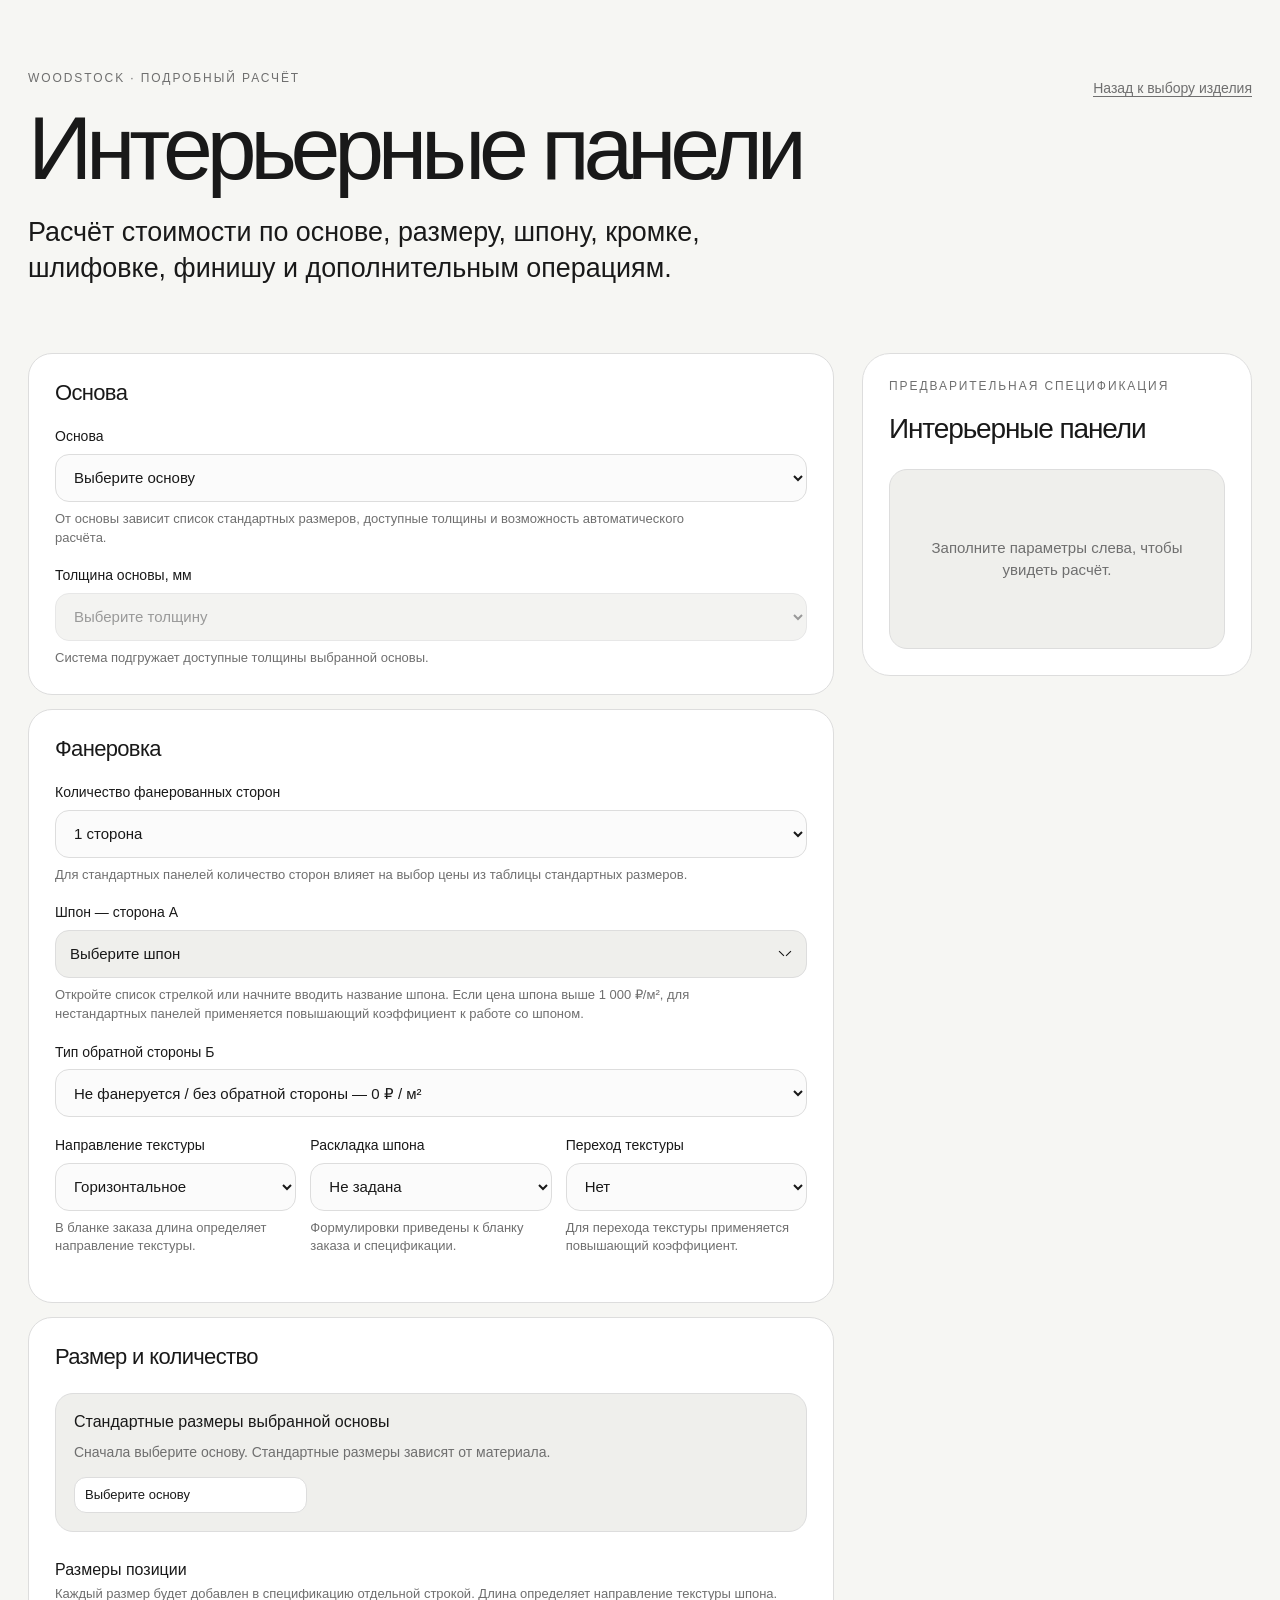
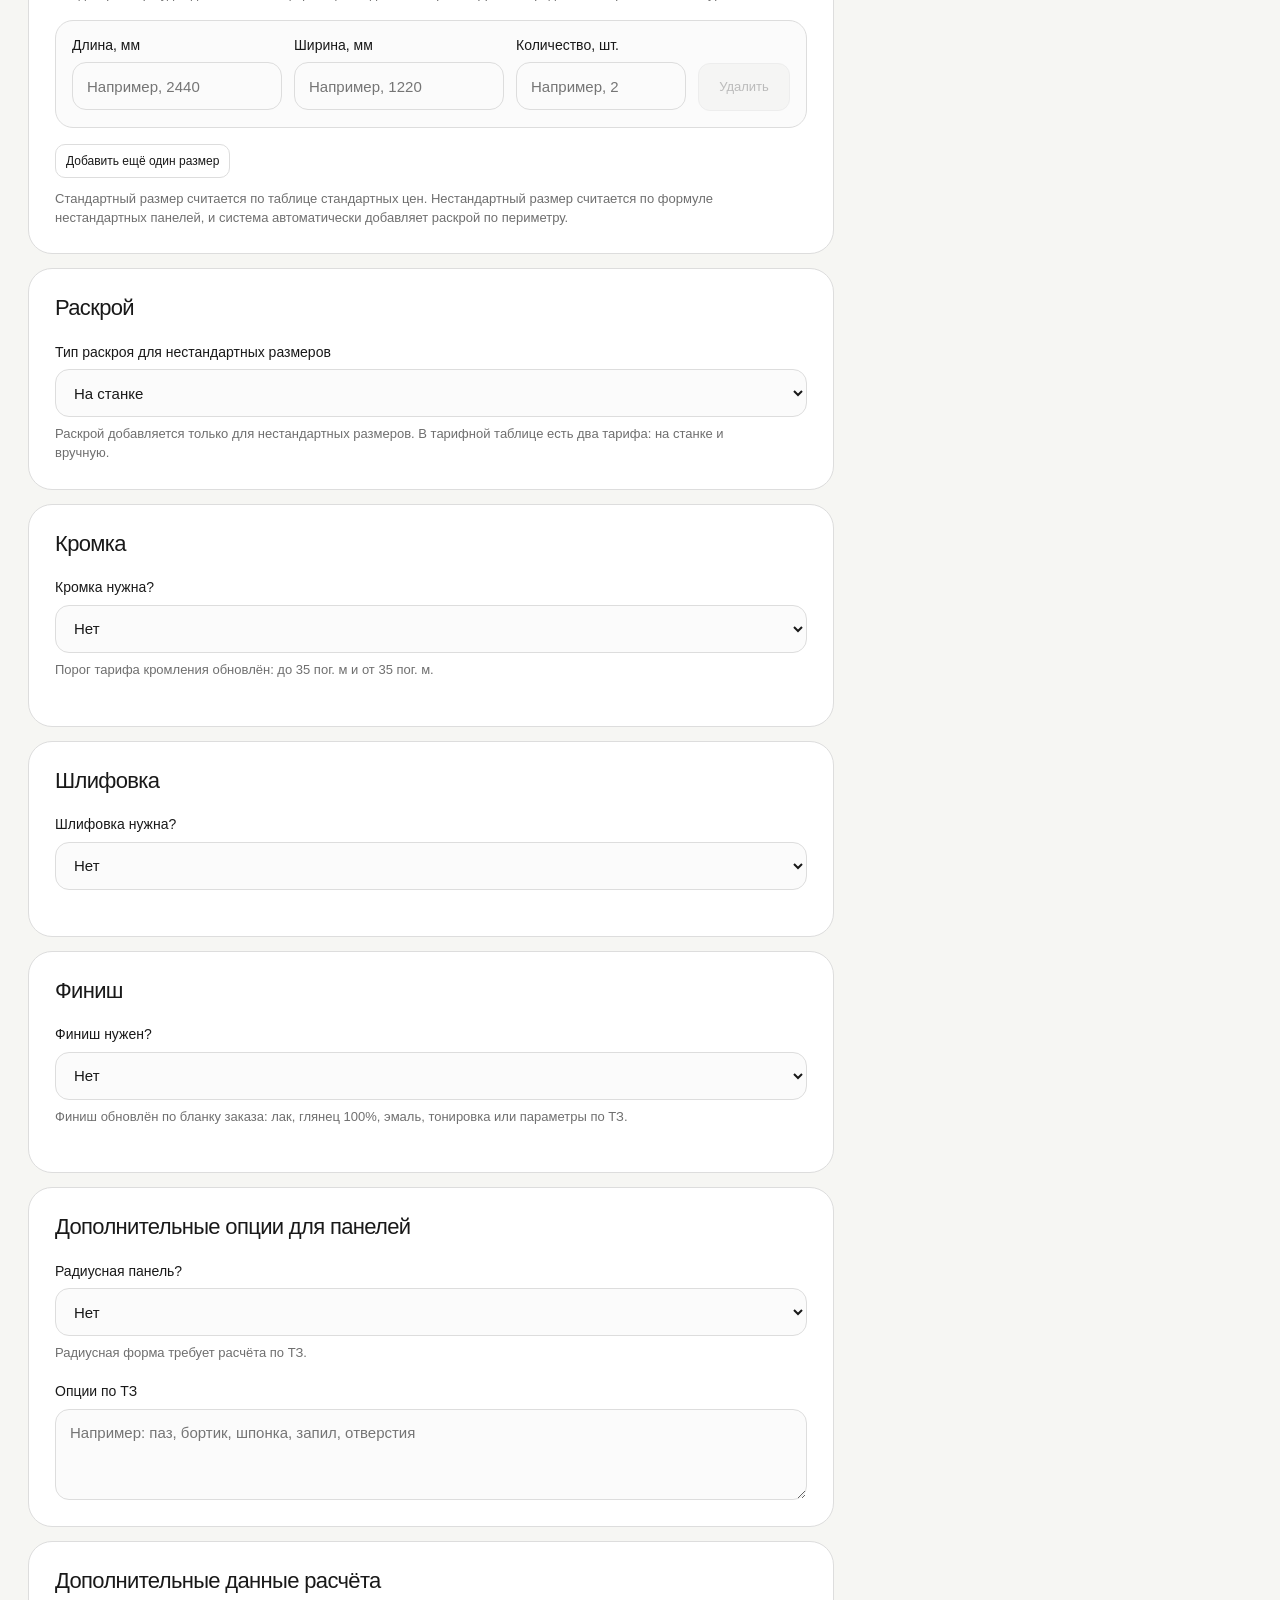
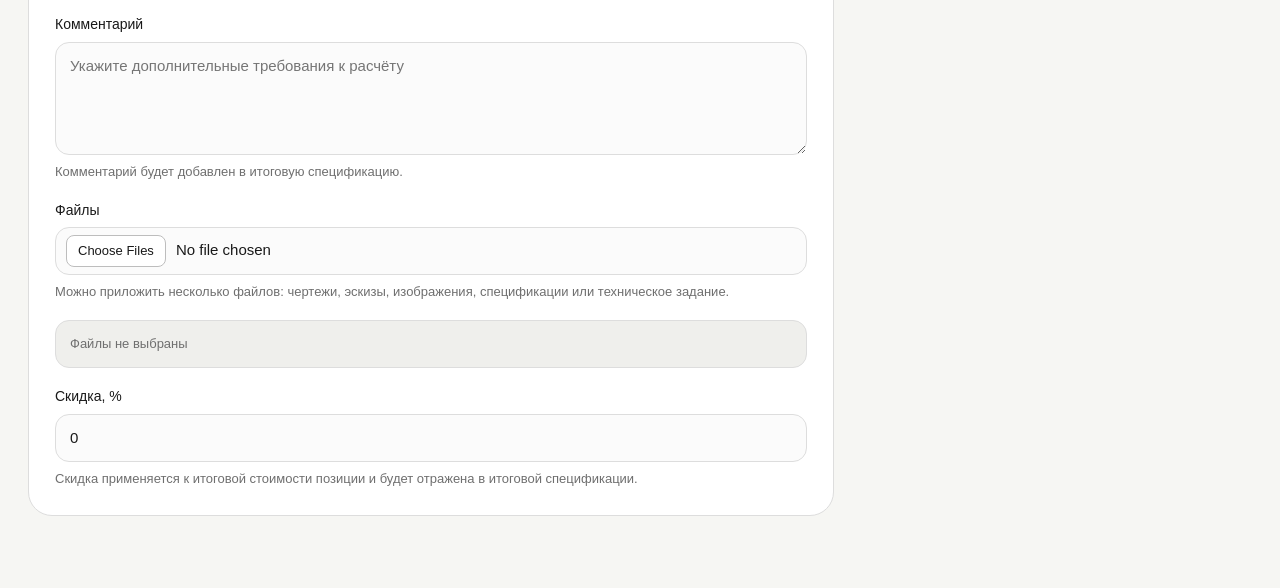
<file: pages/panels-facades.html>
<!DOCTYPE html>
<html lang="ru">
<head>
  <meta charset="UTF-8" />
  <meta name="viewport" content="width=device-width, initial-scale=1.0" />
  <title>Woodstock — расчёт панелей и фасадов</title>
  <link rel="stylesheet" href="../css/main.css" />
</head>
<body>
  <main class="start-page calc-page">
    <section class="calc-head">
      <div>
        <p class="kicker">WOODSTOCK · Подробный расчёт</p>
        <h1 id="pageTitle">Панели / фасады</h1>
        <p class="lead" id="pageLead">
          Расчёт стоимости по основе, размеру, шпону, кромке, шлифовке, финишу и дополнительным операциям.
        </p>
      </div>

      <a class="back-link" href="product-type.html">Назад к выбору изделия</a>
    </section>

    <section class="calc-layout">
      <form class="calc-form" id="panelsFacadesForm">
        <div class="form-block">
          <h2>Основа</h2>

          <label class="field">
            <span class="field__label">Основа</span>
            <select id="baseSelect" required>
              <option value="">Выберите основу</option>
            </select>
            <span class="field__note">
              От основы зависит список стандартных размеров, доступные толщины и возможность автоматического расчёта.
            </span>
          </label>

          <label class="field">
            <span class="field__label">Толщина основы, мм</span>
            <select id="thicknessSelect" required disabled>
              <option value="">Сначала выберите основу</option>
            </select>
            <span class="field__note" id="baseNote">
              Система подгружает доступные толщины выбранной основы.
            </span>
          </label>
        </div>

        <div class="form-block">
          <h2>Фанеровка</h2>

          <label class="field">
            <span class="field__label">Количество фанерованных сторон</span>
            <select id="veneeredSidesSelect">
              <option value="1">1 сторона</option>
              <option value="2">2 стороны</option>
            </select>
            <span class="field__note">
              Для стандартных панелей количество сторон влияет на выбор цены из таблицы стандартных размеров.
            </span>
          </label>

          <div class="field">
            <label class="field__label" for="veneerASearch">Шпон — сторона А</label>

            <div
              class="searchable-select"
              id="veneerACombobox"
              data-searchable-select
              data-placeholder="Выберите шпон"
            >
              <div class="searchable-select__control">
                <input
                  class="searchable-select__input"
                  id="veneerASearch"
                  type="text"
                  placeholder="Выберите шпон"
                  autocomplete="off"
                  role="combobox"
                  aria-autocomplete="list"
                  aria-expanded="false"
                  aria-controls="veneerAOptions"
                  required
                />

                <button
                  class="searchable-select__toggle"
                  type="button"
                  aria-label="Открыть список шпона для стороны А"
                  tabindex="-1"
                ></button>
              </div>

              <div
                class="searchable-select__dropdown is-hidden"
                id="veneerAOptions"
                role="listbox"
              ></div>

              <select
                class="searchable-select__native"
                id="veneerASelect"
                tabindex="-1"
                aria-hidden="true"
              >
                <option value="">Выберите шпон</option>
              </select>
            </div>

            <span class="field__note">
              Откройте список стрелкой или начните вводить название шпона. Если цена шпона выше 1 000 ₽/м², для нестандартных панелей применяется повышающий коэффициент к работе со шпоном.
            </span>
          </div>

          <label class="field" id="sideBModeField">
            <span class="field__label">Сторона Б</span>
            <select id="sideBModeSelect">
              <option value="reverse">Не фанеруется / обратная сторона</option>
              <option value="same">Такой же шпон, как сторона А</option>
              <option value="other">Другой шпон</option>
            </select>
          </label>

          <label class="field" id="reverseSideField">
            <span class="field__label">Тип обратной стороны Б</span>
            <select id="reverseSideSelect"></select>
          </label>

          <div class="field is-hidden" id="veneerBField">
            <label class="field__label" for="veneerBSearch">Шпон — сторона Б</label>

            <div
              class="searchable-select"
              id="veneerBCombobox"
              data-searchable-select
              data-placeholder="Выберите шпон стороны Б"
            >
              <div class="searchable-select__control">
                <input
                  class="searchable-select__input"
                  id="veneerBSearch"
                  type="text"
                  placeholder="Выберите шпон стороны Б"
                  autocomplete="off"
                  role="combobox"
                  aria-autocomplete="list"
                  aria-expanded="false"
                  aria-controls="veneerBOptions"
                />

                <button
                  class="searchable-select__toggle"
                  type="button"
                  aria-label="Открыть список шпона для стороны Б"
                  tabindex="-1"
                ></button>
              </div>

              <div
                class="searchable-select__dropdown is-hidden"
                id="veneerBOptions"
                role="listbox"
              ></div>

              <select
                class="searchable-select__native"
                id="veneerBSelect"
                tabindex="-1"
                aria-hidden="true"
              >
                <option value="">Выберите шпон стороны Б</option>
              </select>
            </div>
          </div>

          <div class="field-grid">
            <label class="field">
              <span class="field__label">Направление текстуры</span>
              <select id="fiberDirectionSelect">
                <option value="length">Горизонтальное</option>
                <option value="width">Вертикальное</option>
                <option value="custom">По ТЗ</option>
              </select>
              <span class="field__note">В бланке заказа длина определяет направление текстуры.</span>
            </label>

            <label class="field">
              <span class="field__label">Раскладка шпона</span>
              <select id="veneerLayoutSelect">
                <option value="not_set">Не задана</option>
                <option value="book">Книжка</option>
                <option value="straight">Прямая</option>
                <option value="straight_shifted">Прямая с перекладкой</option>
                <option value="mixed">Смешанная / микс</option>
                <option value="custom">По ТЗ</option>
              </select>
              <span class="field__note">Формулировки приведены к бланку заказа и спецификации.</span>
            </label>

            <label class="field">
              <span class="field__label">Переход текстуры</span>
              <select id="textureTransitionSelect">
                <option value="no">Нет</option>
                <option value="yes">Да</option>
              </select>
              <span class="field__note">Для перехода текстуры применяется повышающий коэффициент.</span>
            </label>
          </div>
        </div>

        <div class="form-block">
          <h2>Размер и количество</h2>

          <div class="standard-size-list">
            <span class="field__label">Стандартные размеры выбранной основы</span>

            <p class="field__note" id="standardSizeNote">
              Сначала выберите основу. После выбора основы нажмите на подходящий стандартный размер — длина и ширина подставятся автоматически.
            </p>

            <div class="standard-size-values" id="standardSizeValues" aria-label="Стандартные размеры">
              <span>Выберите основу</span>
            </div>
          </div>

          <div class="size-rows-head">
            <span>Размеры позиции</span>
            <small>
              Каждый размер будет добавлен в спецификацию отдельной строкой. Длина определяет направление текстуры шпона.
            </small>
          </div>

          <div class="size-rows" id="sizeRows">
            <div class="size-row" data-size-row>
              <div class="field-grid field-grid--size-row">
                <label class="field">
                  <span class="field__label">Длина, мм</span>
                  <input data-size-length type="number" min="1" step="1" placeholder="Например, 2440" />
                </label>

                <label class="field">
                  <span class="field__label">Ширина, мм</span>
                  <input data-size-width type="number" min="1" step="1" placeholder="Например, 1220" />
                </label>

                <label class="field">
                  <span class="field__label">Количество, шт.</span>
                  <input data-size-quantity type="number" min="1" step="1" placeholder="Например, 2" />
                </label>

                <div class="size-row__actions">
                  <button class="size-row__remove" data-remove-size-row type="button" aria-label="Удалить размер">
                    Удалить
                  </button>
                </div>
              </div>

              <div class="field-status is-hidden" data-size-status></div>
            </div>
          </div>

          <button class="secondary-button add-size-row-button" id="addSizeRowBtn" type="button">
            Добавить ещё один размер
          </button>

          <p class="field__note size-note">
            Стандартный размер считается по таблице стандартных цен. Нестандартный размер считается по формуле нестандартных панелей, и система автоматически добавляет раскрой по периметру.
          </p>
        </div>

        <div class="form-block">
          <h2>Раскрой</h2>

          <label class="field">
            <span class="field__label">Тип раскроя для нестандартных размеров</span>
            <select id="cuttingModeSelect">
              <option value="machine">На станке</option>
              <option value="manual">Вручную</option>
            </select>
            <span class="field__note">
              Раскрой добавляется только для нестандартных размеров. В тарифной таблице есть два тарифа: на станке и вручную.
            </span>
          </label>
        </div>

        <div class="form-block">
          <h2>Кромка</h2>

          <label class="field">
            <span class="field__label">Кромка нужна?</span>
            <select id="edgeNeededSelect">
              <option value="no">Нет</option>
              <option value="yes">Да</option>
            </select>
            <span class="field__note">
              Порог тарифа кромления обновлён: до 35 пог. м и от 35 пог. м.
            </span>
          </label>

          <div id="edgeFields" class="conditional-block is-hidden">
            <label class="field">
              <span class="field__label">Стороны кромления</span>
              <select id="edgeSidesSelect">
                <option value="perimeter">По периметру</option>
                <option value="one_length">1 длина</option>
                <option value="two_lengths">2 длины</option>
                <option value="one_width">1 ширина</option>
                <option value="two_widths">2 ширины</option>
                <option value="one_length_one_width">1 длина + 1 ширина</option>
                <option value="two_lengths_one_width">2 длины + 1 ширина</option>
                <option value="one_length_two_widths">1 длина + 2 ширины</option>
              </select>
            </label>

            <label class="field">
              <span class="field__label">Толщина кромки, мм</span>
              <select id="edgeThicknessSelect"></select>
              <span class="field__note">
                0,5–1 мм и 1,5–2 мм считаются по разным тарифам.
              </span>
            </label>
          </div>
        </div>

        <div class="form-block">
          <h2>Шлифовка</h2>

          <label class="field">
            <span class="field__label">Шлифовка нужна?</span>
            <select id="sandingNeededSelect">
              <option value="no">Нет</option>
              <option value="yes">Да</option>
            </select>
          </label>

          <label class="field is-hidden" id="sandingField">
            <span class="field__label">Количество сторон шлифовки</span>
            <select id="sandingSelect"></select>
          </label>
        </div>

        <div class="form-block">
          <h2>Финиш</h2>

          <label class="field">
            <span class="field__label">Финиш нужен?</span>
            <select id="finishTypeSelect">
              <option value="none">Нет</option>
              <option value="lacquer">Лак</option>
              <option value="gloss_100">Глянец 100%</option>
              <option value="enamel">Эмаль</option>
              <option value="toning">Тонировка</option>
              <option value="custom">По ТЗ</option>
            </select>
            <span class="field__note">
              Финиш обновлён по бланку заказа: лак, глянец 100%, эмаль, тонировка или параметры по ТЗ.
            </span>
          </label>
          <div id="finishFields" class="conditional-block is-hidden">
            <div class="field-grid" id="lacquerFields">
              <label class="field">
                <span class="field__label">Тип лака</span>
                <select id="lacquerTypeSelect"></select>
              </label>

              <label class="field">
                <span class="field__label">Блеск лака</span>
                <select id="lacquerGlossSelect"></select>
              </label>

              <label class="field">
                <span class="field__label">Стороны покрытия</span>
                <select id="finishSidesSelect">
                  <option value="one">1 сторона</option>
                  <option value="two">2 стороны</option>
                </select>
              </label>
            </div>

            <label class="field" id="isolatorField">
              <span class="field__label">Изолятор</span>
              <select id="isolatorSelect">
                <option value="no">Нет</option>
                <option value="yes">Да</option>
              </select>
              <span class="field__note">
                Изолятор участвует в стоимости финиша.
              </span>
            </label>

            <label class="field is-hidden" id="gloss100Field">
              <span class="field__label">Вариант глянца 100%</span>
              <select id="gloss100Select">
                <option value="one">1 сторона, глянец</option>
                <option value="oneGlossOneMatte">1 глянец + 1 матовый</option>
                <option value="two">2 стороны, глянец + глянец</option>
              </select>
            </label>

            <label class="field is-hidden" id="enamelField">
              <span class="field__label">Вариант эмали</span>
              <select id="enamelSelect">
                <option value="ground_enamel_one">Грунт + эмаль, 1 сторона</option>
                <option value="ground_enamel_two">Грунт + эмаль, 2 стороны</option>
                <option value="ground_enamel_lacquer_one">Грунт + эмаль + ЛКМ, 1 сторона</option>
                <option value="ground_enamel_lacquer_two">Грунт + эмаль + ЛКМ, 2 стороны</option>
                <option value="ground_patina_enamel_lacquer_one">Грунт + патина + эмаль + ЛКМ, 1 сторона</option>
                <option value="ground_patina_enamel_lacquer_two">Грунт + патина + эмаль + ЛКМ, 2 стороны</option>
              </select>
            </label>

            <label class="field">
              <span class="field__label">Особые требования к финишу</span>
              <textarea id="finishCommentInput" rows="3" placeholder="Например: другой процент глянца, образец, уточнение по лаку, эмали или тонировке"></textarea>
            </label>
          </div>
        </div>

        <div class="form-block is-hidden" id="panelExtrasBlock">
          <h2>Дополнительные опции для панелей</h2>

          <label class="field">
            <span class="field__label">Радиусная панель?</span>
            <select id="radiusPanelSelect">
              <option value="no">Нет</option>
              <option value="yes">Да</option>
            </select>
            <span class="field__note">
              Радиусная форма требует расчёта по ТЗ.
            </span>
          </label>

          <label class="field">
            <span class="field__label">Опции по ТЗ</span>
            <textarea id="panelOperationsInput" rows="3" placeholder="Например: паз, бортик, шпонка, запил, отверстия"></textarea>
          </label>
        </div>

        <div class="form-block is-hidden" id="facadeExtrasBlock">
          <h2>Дополнительные опции для фасадов</h2>

          <label class="field">
            <span class="field__label">Присадка под петли нужна?</span>
            <select id="hingesSelect">
              <option value="no">Нет</option>
              <option value="yes">Да</option>
            </select>
          </label>

          <label class="field is-hidden" id="hingesCommentField">
            <span class="field__label">Параметры присадки под петли</span>
            <textarea id="hingesCommentInput" rows="3" placeholder="Количество, расположение, по ТЗ"></textarea>
          </label>

          <label class="field">
            <span class="field__label">Тип ручки / открывания</span>
            <select id="handleTypeSelect">
              <option value="none">Не требуется</option>
              <option value="separate">Отдельная ручка</option>
              <option value="integrated">Интегрированная ручка</option>
              <option value="custom">По ТЗ</option>
            </select>
          </label>

          <label class="field is-hidden" id="handleCommentField">
            <span class="field__label">Параметры ручки / открывания</span>
            <textarea id="handleCommentInput" rows="3" placeholder="Количество, расположение, лак/эмаль, пог. м или по ТЗ"></textarea>
          </label>

          <label class="field">
            <span class="field__label">Опции по ТЗ</span>
            <textarea id="facadeOperationsInput" rows="3" placeholder="Например: паз, бортик, шпонка, запил, отверстия"></textarea>
          </label>
        </div>

        <div class="form-block">
          <h2>Дополнительные данные расчёта</h2>

          <label class="field">
            <span class="field__label">Комментарий</span>
            <textarea
              id="orderCommentInput"
              rows="4"
              placeholder="Укажите дополнительные требования к расчёту"
            ></textarea>
            <span class="field__note">
              Комментарий будет добавлен в итоговую спецификацию.
            </span>
          </label>

          <label class="field file-upload-box">
            <span class="field__label">Файлы</span>
            <input
              id="orderFilesInput"
              type="file"
              multiple
            />
            <span class="field__note">
              Можно приложить несколько файлов: чертежи, эскизы, изображения, спецификации или техническое задание.
            </span>
            <div
              class="uploaded-files"
              id="selectedOrderFiles"
            >
              Файлы не выбраны
            </div>
          </label>

          <label class="field">
            <span class="field__label">Скидка, %</span>
            <input
              id="discountInput"
              type="number"
              min="0"
              max="100"
              step="0.1"
              value="0"
              placeholder="0"
            />
            <span class="field__note">
              Скидка применяется к итоговой стоимости позиции и будет отражена в итоговой спецификации.
            </span>
          </label>
        </div>
      </form>

      <aside class="spec-panel">
        <div class="spec-panel__inner">
          <p class="kicker">Предварительная спецификация</p>

          <h2 class="spec-title" id="specTitle">Панели / фасады</h2>

          <div class="empty-spec" id="emptySpec">
            Заполните параметры слева, чтобы увидеть расчёт.
          </div>

          <div class="spec-content is-hidden" id="specContent">
            <dl class="spec-list">
              <div>
                <dt>Изделие</dt>
                <dd id="specProductType">—</dd>
              </div>
              <div>
                <dt>Основа</dt>
                <dd id="specBase">—</dd>
              </div>
              <div>
                <dt>Размеры</dt>
                <dd id="specSize">—</dd>
              </div>
              <div>
                <dt>Тип размера</dt>
                <dd id="specSizeType">—</dd>
              </div>
              <div>
                <dt>Раскрой</dt>
                <dd id="specCutting">—</dd>
              </div>
              <div>
                <dt>Количество</dt>
                <dd id="specQuantity">—</dd>
              </div>
              <div>
                <dt>Площадь</dt>
                <dd id="specArea">—</dd>
              </div>
              <div>
                <dt>Шпон А</dt>
                <dd id="specVeneerA">—</dd>
              </div>
              <div>
                <dt>Сторона Б</dt>
                <dd id="specSideB">—</dd>
              </div>
              <div>
                <dt>Кромка</dt>
                <dd id="specEdge">—</dd>
              </div>
              <div>
                <dt>Шлифовка</dt>
                <dd id="specSanding">—</dd>
              </div>
              <div>
                <dt>Финиш</dt>
                <dd id="specLacquer">—</dd>
              </div>
              <div>
                <dt>Дополнительно</dt>
                <dd id="specExtras">—</dd>
              </div>
            </dl>

            <div class="formula-box">
              <span>Формула</span>
              <p id="specFormula">Каждый размер считается как отдельная позиция.</p>
            </div>

            <div class="breakdown-list" id="specBreakdown"></div>

            <div class="total-box">
              <span>Итого по добавляемым позициям</span>
              <strong id="specTotal">—</strong>
              <small id="specVat">В том числе НДС: —</small>
            </div>

            <p class="spec-note" id="specWarnings">
              Цена предварительная. Окончательная стоимость подтверждается менеджером.
            </p>

            <button class="next-step-button" id="addToSpecBtn" type="button">
              Добавить в спецификацию
            </button>

          </div>
        </div>
      </aside>
    </section>
  </main>

  <script src="../js/panels-facades.js"></script>
</body>
</html>
</file>
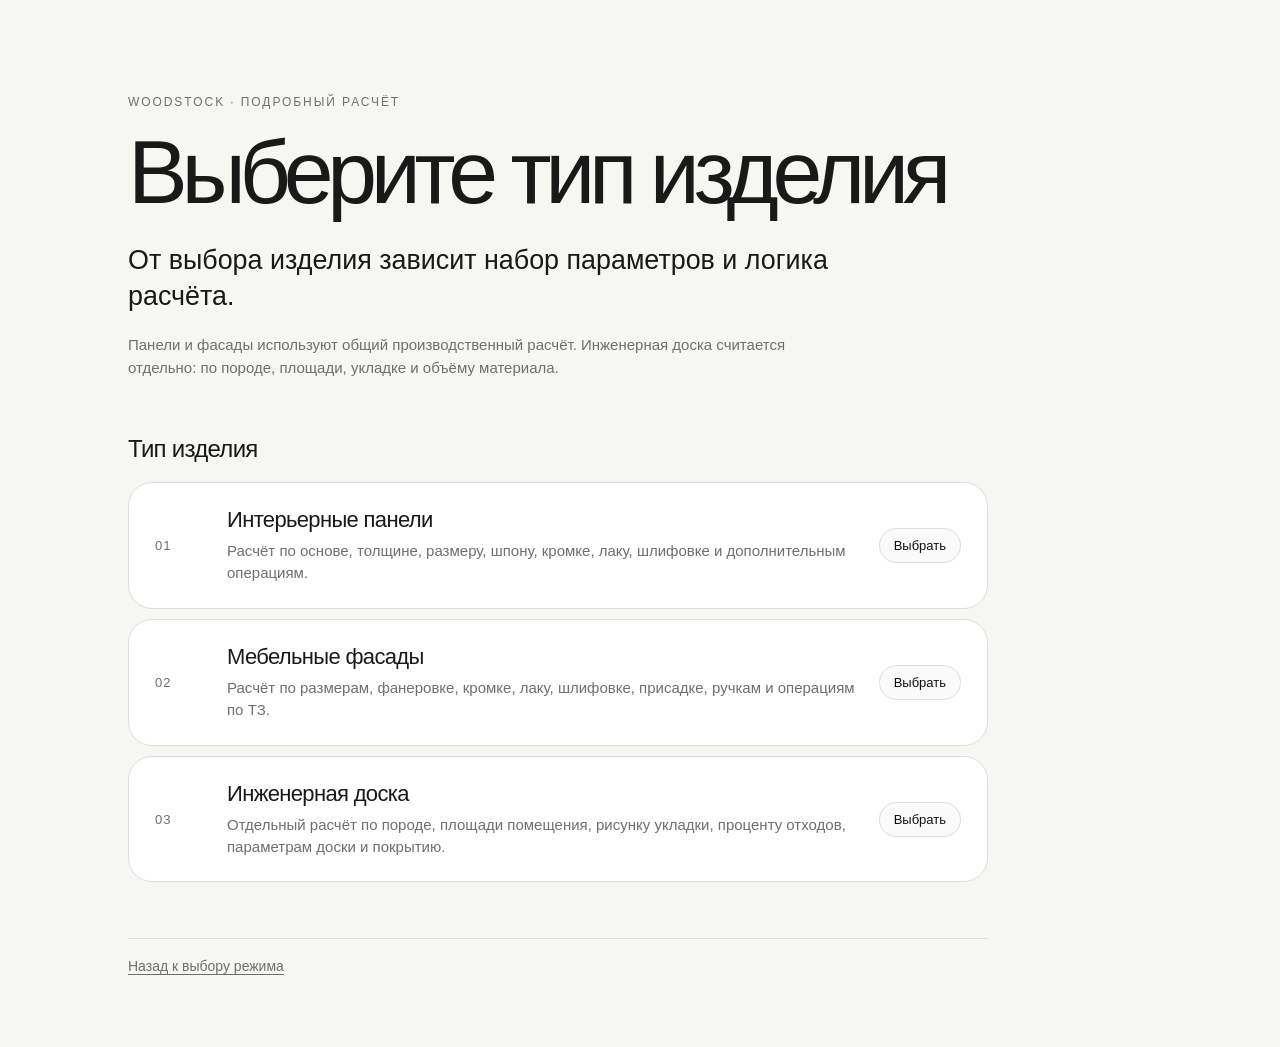
<file: pages/product-type.html>
<!DOCTYPE html>
<html lang="ru">
<head>
  <meta charset="UTF-8" />
  <meta name="viewport" content="width=device-width, initial-scale=1.0" />
  <title>Woodstock — выбор изделия</title>
  <link rel="stylesheet" href="../css/main.css" />
</head>
<body>
  <main class="start-page product-page">
    <section class="start-hero">
      <p class="kicker">WOODSTOCK · Подробный расчёт</p>

      <h1>Выберите тип изделия</h1>

      <p class="lead">
        От выбора изделия зависит набор параметров и логика расчёта.
      </p>

      <p class="note">
        Панели и фасады используют общий производственный расчёт.
        Инженерная доска считается отдельно: по породе, площади, укладке и объёму материала.
      </p>
    </section>

    <section class="mode-section product-section" aria-labelledby="productTitle">
      <h2 id="productTitle">Тип изделия</h2>

      <div class="product-list">
        <a class="product-card" href="panels-facades.html?type=panels" data-product="panels">
          <span class="product-card__number">01</span>

          <span class="product-card__body">
            <span class="product-card__title">Интерьерные панели</span>
            <span class="product-card__text">
              Расчёт по основе, толщине, размеру, шпону, кромке, лаку,
              шлифовке и дополнительным операциям.
            </span>
          </span>

          <span class="product-card__action">Выбрать</span>
        </a>

        <a class="product-card" href="panels-facades.html?type=facades" data-product="facades">
          <span class="product-card__number">02</span>

          <span class="product-card__body">
            <span class="product-card__title">Мебельные фасады</span>
            <span class="product-card__text">
              Расчёт по размерам, фанеровке, кромке, лаку, шлифовке,
              присадке, ручкам и операциям по ТЗ.
            </span>
          </span>

          <span class="product-card__action">Выбрать</span>
        </a>

        <a class="product-card" href="flooring.html" data-product="flooring">
          <span class="product-card__number">03</span>

          <span class="product-card__body">
            <span class="product-card__title">Инженерная доска</span>
            <span class="product-card__text">
              Отдельный расчёт по породе, площади помещения, рисунку укладки,
              проценту отходов, параметрам доски и покрытию.
            </span>
          </span>

          <span class="product-card__action">Выбрать</span>
        </a>
      </div>
    </section>

    <nav class="page-nav">
      <a href="../index.html">Назад к выбору режима</a>
    </nav>
  </main>

  <script src="../js/product-type.js"></script>
</body>
</html>
</file>
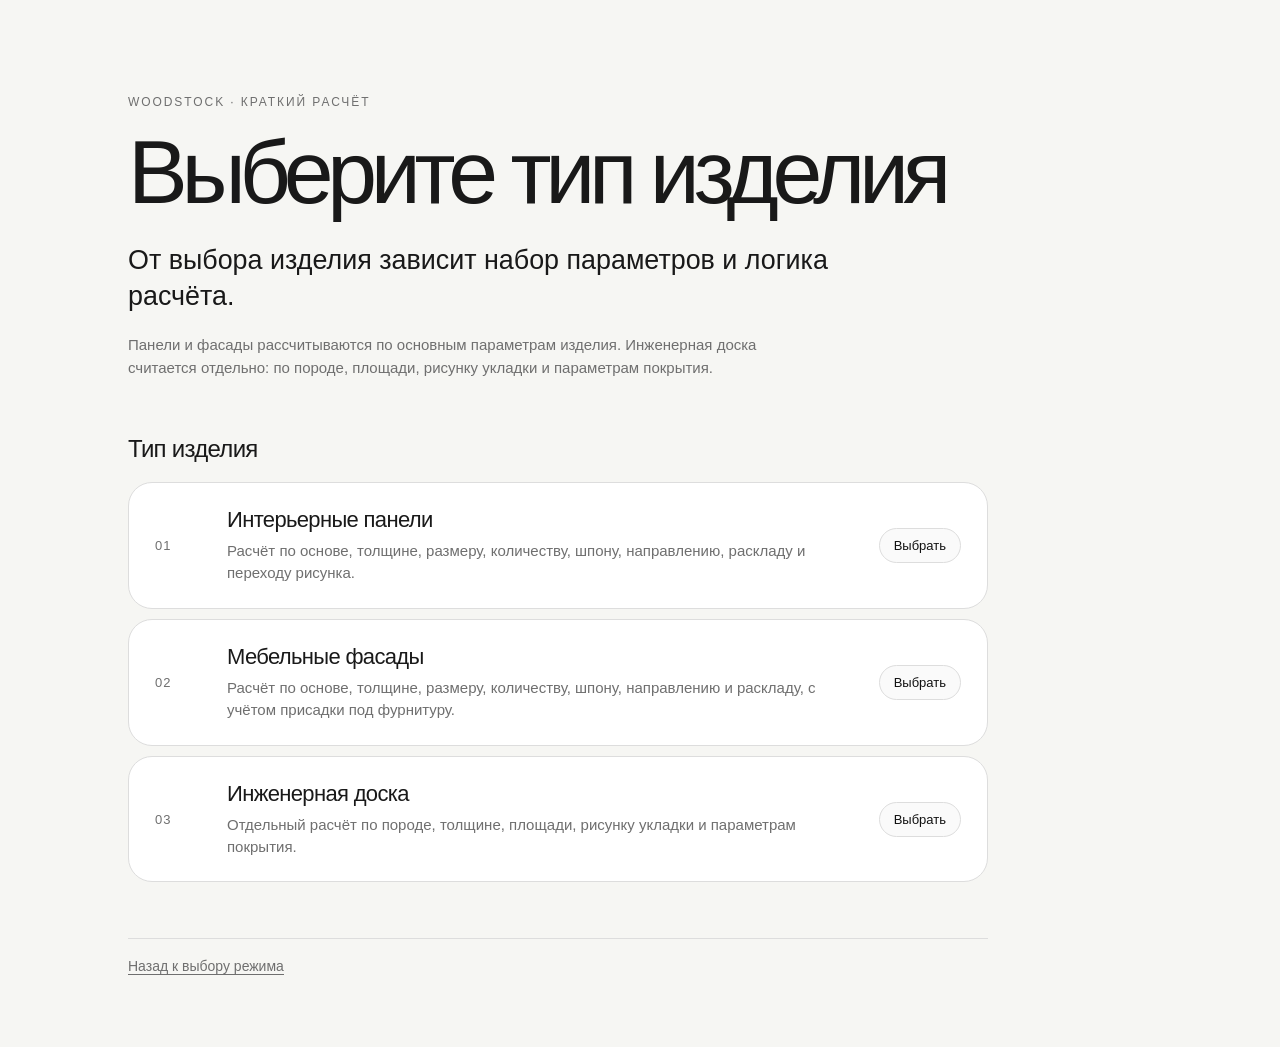
<file: pages/quick-product-type.html>
<!DOCTYPE html>
<html lang="ru">
<head>
  <meta charset="UTF-8" />
  <meta name="viewport" content="width=device-width, initial-scale=1.0" />

  <title>Woodstock — выбор изделия для краткого расчёта</title>

  <link rel="stylesheet" href="../css/main.css" />
</head>

<body>
  <main class="start-page product-page">
    <section class="start-hero">
    <p class="kicker">
        WOODSTOCK · КРАТКИЙ РАСЧЁТ
    </p>

    <h1>
        Выберите тип изделия
    </h1>

    <p class="lead">
        От выбора изделия зависит набор параметров и логика расчёта.
    </p>

    <p class="note">
        Панели и фасады рассчитываются по основным параметрам изделия.
        Инженерная доска считается отдельно: по породе, площади,
        рисунку укладки и параметрам покрытия.
    </p>
    </section>

    <section
    class="mode-section product-section"
    aria-labelledby="productTitle"
    >
    <h2 id="productTitle">
        Тип изделия
    </h2>

    <div class="product-list">
        <a
        class="product-card"
        href="quick-panels-facades.html?type=panels"
        data-product="panels"
        >
        <span class="product-card__number">
            01
        </span>

        <span class="product-card__body">
            <span class="product-card__title">
            Интерьерные панели
            </span>

            <span class="product-card__text">
            Расчёт по основе, толщине, размеру, количеству, шпону,
            направлению, раскладу и переходу рисунка.
            </span>
        </span>

        <span class="product-card__action">
            Выбрать
        </span>
        </a>

        <a
        class="product-card"
        href="quick-panels-facades.html?type=facades"
        data-product="facades"
        >
        <span class="product-card__number">
            02
        </span>

        <span class="product-card__body">
            <span class="product-card__title">
            Мебельные фасады
            </span>

            <span class="product-card__text">
            Расчёт по основе, толщине, размеру, количеству, шпону,
            направлению и раскладу, с учётом присадки под фурнитуру.
            </span>
        </span>

        <span class="product-card__action">
            Выбрать
        </span>
        </a>

        <a
        class="product-card"
        href="quick-flooring.html"
        data-product="flooring"
        >
        <span class="product-card__number">
            03
        </span>

        <span class="product-card__body">
            <span class="product-card__title">
            Инженерная доска
            </span>

            <span class="product-card__text">
            Отдельный расчёт по породе, толщине, площади,
            рисунку укладки и параметрам покрытия.
            </span>
        </span>

        <span class="product-card__action">
            Выбрать
        </span>
        </a>
    </div>
    </section>

    <nav class="page-nav">
      <a href="../index.html">
        Назад к выбору режима
      </a>
    </nav>
  </main>

  <script src="../js/product-type.js"></script>
</body>
</html>
</file>
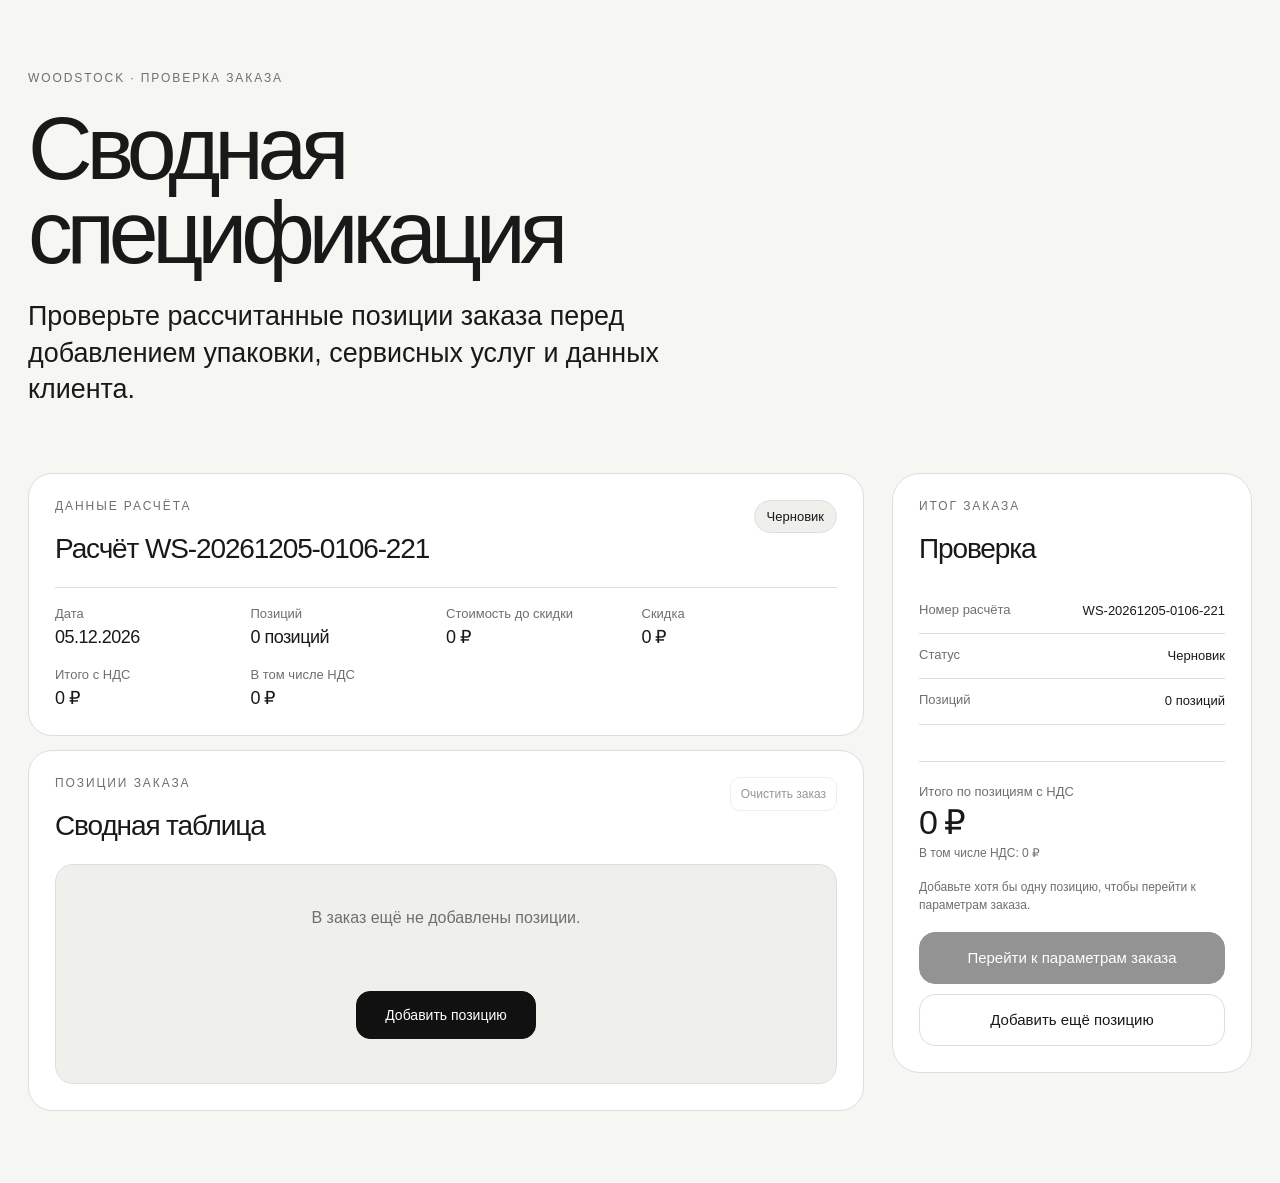
<file: pages/specification.html>
<!DOCTYPE html>
<html lang="ru">
<head>
  <meta charset="UTF-8" />
  <meta
    name="viewport"
    content="width=device-width, initial-scale=1.0"
  />

  <title>Woodstock — проверка заказа</title>

  <link
    rel="stylesheet"
    href="../css/main.css"
  />
</head>

<body>
  <main class="start-page calc-page">
    <section class="calc-head">
      <div>
        <p class="kicker">
          WOODSTOCK · Проверка заказа
        </p>

        <h1>Сводная спецификация</h1>

        <p class="lead">
          Проверьте рассчитанные позиции заказа перед добавлением упаковки,
          сервисных услуг и данных клиента.
        </p>
      </div>
    </section>

    <section class="summary-layout">
      <div class="summary-main">
        <section class="summary-card">
          <div class="summary-card__head">
            <div>
              <p class="kicker">
                Данные расчёта
              </p>

              <h2>
                Расчёт
                <span id="orderNumber">—</span>
              </h2>
            </div>

            <div class="summary-status">
              <span id="orderStatus">
                Черновик
              </span>
            </div>
          </div>

          <dl class="summary-meta">
            <div>
              <dt>Дата</dt>
              <dd id="orderDate">—</dd>
            </div>

            <div>
              <dt>Позиций</dt>
              <dd id="itemsCount">—</dd>
            </div>

            <div>
              <dt>Стоимость до скидки</dt>
              <dd id="summaryTotalBeforeDiscount">
                —
              </dd>
            </div>

            <div>
              <dt>Скидка</dt>
              <dd id="summaryDiscount">
                —
              </dd>
            </div>

            <div>
              <dt>Итого с НДС</dt>
              <dd id="summaryTotal">—</dd>
            </div>

            <div>
              <dt>В том числе НДС</dt>
              <dd id="summaryVat">—</dd>
            </div>
          </dl>
        </section>

        <section class="summary-card">
          <div class="summary-card__head">
            <div>
              <p class="kicker">
                Позиции заказа
              </p>

              <h2>Сводная таблица</h2>
            </div>

            <button
              class="secondary-button"
              id="clearOrderBtn"
              type="button"
            >
              Очистить заказ
            </button>
          </div>

          <div
            class="empty-summary"
            id="emptySummary"
          >
            <p>
              В заказ ещё не добавлены позиции.
            </p>

            <a
              class="next-step-button next-step-button--inline"
              href="product-type.html"
            >
              Добавить позицию
            </a>
          </div>

          <div
            class="summary-table-wrap"
            id="summaryTableWrap"
            hidden
          >
            <table class="summary-table">
              <thead>
                <tr>
                  <th>№</th>
                  <th>Изделие</th>
                  <th>Параметры</th>
                  <th>Размер / площадь</th>
                  <th>Материал / покрытие</th>
                  <th>Дополнительно</th>
                  <th>Стоимость</th>
                  <th>Действия</th>
                </tr>
              </thead>

              <tbody id="itemsTableBody"></tbody>
            </table>
          </div>
        </section>
      </div>

      <aside class="spec-panel">
        <div class="spec-panel__inner">
          <p class="kicker">
            Итог заказа
          </p>

          <h2 class="spec-title">
            Проверка
          </h2>

          <dl class="spec-list">
            <div>
              <dt>Номер расчёта</dt>
              <dd id="sideOrderNumber">—</dd>
            </div>

            <div>
              <dt>Статус</dt>
              <dd id="sideOrderStatus">
                Черновик
              </dd>
            </div>

            <div>
              <dt>Позиций</dt>
              <dd id="sideItemsCount">—</dd>
            </div>
          </dl>

          <div
            class="breakdown-list"
            id="sideOrderBreakdown"
          ></div>

          <div class="total-box">
            <span>
              Итого по позициям с НДС
            </span>

            <strong id="sideTotal">
              —
            </strong>

            <small id="sideVat">
              В том числе НДС: —
            </small>
          </div>

          <p
            class="spec-note"
            id="summaryNote"
          >
            На следующем шаге можно добавить упаковку и сервисные услуги.
          </p>

          <a
            class="next-step-button"
            href="order-options.html"
            id="nextStepLink"
          >
            Перейти к параметрам заказа
          </a>

          <a
            class="next-step-link"
            href="product-type.html"
          >
            Добавить ещё позицию
          </a>
        </div>
      </aside>
    </section>
  </main>

  <script src="../js/specification.js"></script>
</body>
</html>
</file>
<file: css/main.css>
* {
  box-sizing: border-box;
}

:root {
  --bg: #f6f6f3;
  --white: #ffffff;
  --black: #111111;
  --text: #191919;
  --muted: #6f6f6f;
  --line: #dddddd;
  --line-dark: #bdbdbd;
  --soft: #efefec;
  --warning-bg: #f7f1e8;
  --warning-line: #ddc8a8;
  --ok-bg: #f1f6ef;
  --ok-line: #c9d8c0;
}

html {
  font-size: 16px;
}

body {
  margin: 0;
  font-family: Arial, Helvetica, sans-serif;
  color: var(--text);
  background: var(--bg);
}

a {
  color: inherit;
  text-decoration: none;
}

button,
input,
select,
textarea {
  font: inherit;
}

button {
  border: 0;
}

/* Base pages */

.start-page {
  min-height: 100vh;
  max-width: 1080px;
  margin: 0 auto;
  padding: 96px 28px 72px;
  display: grid;
  align-content: center;
  gap: 72px;
}

.start-hero {
  max-width: 820px;
}

.kicker {
  margin: 0 0 22px;
  font-size: 12px;
  line-height: 1;
  letter-spacing: 0.16em;
  text-transform: uppercase;
  color: var(--muted);
}

h1,
h2,
p {
  margin-top: 0;
}

h1 {
  max-width: 840px;
  margin-bottom: 28px;
  font-size: clamp(54px, 7vw, 92px);
  line-height: 0.94;
  font-weight: 500;
  letter-spacing: -0.07em;
}

.lead {
  max-width: 720px;
  margin-bottom: 18px;
  font-size: clamp(22px, 2.1vw, 28px);
  line-height: 1.35;
  color: var(--text);
}

.note {
  max-width: 660px;
  margin-bottom: 0;
  font-size: 15px;
  line-height: 1.55;
  color: var(--muted);
}

/* Start screen */

.mode-section {
  max-width: 860px;
}

.mode-section h2 {
  margin-bottom: 18px;
  font-size: 24px;
  line-height: 1.2;
  font-weight: 500;
  letter-spacing: -0.03em;
}

.mode-list {
  display: grid;
  gap: 10px;
}

.mode-card {
  min-height: 112px;
  padding: 24px 26px;
  display: grid;
  grid-template-columns: 1fr auto;
  gap: 24px;
  align-items: center;
  background: var(--white);
  border: 1px solid var(--line);
  border-radius: 24px;
}

.mode-card--active {
  cursor: pointer;
  transition:
    transform 0.16s ease,
    border-color 0.16s ease,
    background-color 0.16s ease;
}

.mode-card--active:hover {
  transform: translateY(-1px);
  border-color: var(--black);
  background: #fbfbfb;
}

.mode-card--disabled {
  opacity: 0.45;
  background: var(--soft);
}

.mode-card__body {
  display: grid;
  gap: 8px;
}

.mode-card__title {
  font-size: 22px;
  line-height: 1.15;
  font-weight: 500;
  letter-spacing: -0.03em;
}

.mode-card__text {
  max-width: 680px;
  font-size: 15px;
  line-height: 1.45;
  color: var(--muted);
}

.mode-card__action {
  padding: 9px 14px;
  font-size: 13px;
  color: var(--black);
  border: 1px solid var(--line);
  border-radius: 999px;
  background: #fafafa;
  white-space: nowrap;
}

/* Product type screen */

.product-page {
  gap: 56px;
}

.product-section {
  margin-top: 0;
}

.product-list {
  display: grid;
  gap: 10px;
}

.product-card {
  min-height: 118px;
  padding: 24px 26px;
  display: grid;
  grid-template-columns: 48px 1fr auto;
  gap: 24px;
  align-items: center;
  background: var(--white);
  border: 1px solid var(--line);
  border-radius: 24px;
  cursor: pointer;
  transition:
    transform 0.16s ease,
    border-color 0.16s ease,
    background-color 0.16s ease;
}

.product-card:hover {
  transform: translateY(-1px);
  border-color: var(--black);
  background: #fbfbfb;
}

.product-card__number {
  font-size: 13px;
  color: var(--muted);
  letter-spacing: 0.08em;
}

.product-card__body {
  display: grid;
  gap: 8px;
}

.product-card__title {
  font-size: 22px;
  line-height: 1.15;
  font-weight: 500;
  letter-spacing: -0.03em;
}

.product-card__text {
  max-width: 680px;
  font-size: 15px;
  line-height: 1.45;
  color: var(--muted);
}

.product-card__action {
  padding: 9px 14px;
  font-size: 13px;
  color: var(--black);
  border: 1px solid var(--line);
  border-radius: 999px;
  background: #fafafa;
  white-space: nowrap;
}

.page-nav {
  max-width: 860px;
  padding-top: 18px;
  border-top: 1px solid var(--line);
}

.page-nav a {
  font-size: 14px;
  color: var(--muted);
  border-bottom: 1px solid currentColor;
}

.page-nav a:hover {
  color: var(--black);
}

/* Calculation screen */

.calc-page {
  max-width: 1280px;
  padding-top: 72px;
  gap: 48px;
  align-content: start;
}

.calc-head {
  display: flex;
  justify-content: space-between;
  align-items: flex-start;
  gap: 32px;
}

.calc-head h1 {
  max-width: 780px;
  margin-bottom: 24px;
}

.back-link {
  flex: 0 0 auto;
  margin-top: 8px;
  font-size: 14px;
  color: var(--muted);
  border-bottom: 1px solid currentColor;
}

.back-link:hover {
  color: var(--black);
}

.calc-layout {
  display: grid;
  grid-template-columns: minmax(0, 1fr) 390px;
  gap: 28px;
  align-items: start;
}

.calc-form {
  display: grid;
  gap: 14px;
}

.form-block {
  min-width: 0;
  padding: 26px;
  background: var(--white);
  border: 1px solid var(--line);
  border-radius: 24px;
}

.form-block h2 {
  margin-bottom: 22px;
  font-size: 22px;
  line-height: 1.2;
  font-weight: 500;
  letter-spacing: -0.03em;
}

.field {
  min-width: 0;
  margin-bottom: 20px;
  display: grid;
  gap: 8px;
}

.field:last-child {
  margin-bottom: 0;
}

.field__label {
  display: block;
  font-size: 14px;
  line-height: 1.25;
  color: var(--text);
}

.field__note {
  max-width: 680px;
  font-size: 13px;
  line-height: 1.45;
  color: var(--muted);
}

input,
select,
textarea {
  width: 100%;
  min-width: 0;
  max-width: 100%;
  min-height: 48px;
  padding: 12px 14px;
  font-family: Arial, Helvetica, sans-serif;
  font-size: 15px;
  color: var(--text);
  background: #fbfbfb;
  border: 1px solid var(--line);
  border-radius: 14px;
  outline: none;
}

textarea {
  resize: vertical;
  line-height: 1.45;
}

input:focus,
select:focus,
textarea:focus {
  border-color: var(--black);
  background: var(--white);
}

input:disabled,
select:disabled {
  color: var(--muted);
  background: var(--soft);
  cursor: not-allowed;
}

/* Generic form grids */

.field-grid {
  display: grid;
  grid-template-columns: repeat(3, minmax(0, 1fr));
  gap: 14px;
  align-items: start;
}

.field-grid > .field {
  min-width: 0;
}

/* Old single-size grid support */

.field-grid--size {
  grid-template-columns:
    minmax(0, 1fr)
    minmax(0, 1fr)
    minmax(140px, 180px);
}

.field-grid--size .field:last-child {
  max-width: 180px;
}

/* Multi-size rows */

.standard-size-list {
  margin: 0 0 28px;
  padding: 18px;
  background: var(--soft);
  border: 1px solid var(--line);
  border-radius: 18px;
}

.standard-size-list .field__label {
  display: block;
  margin-bottom: 10px;
  font-size: 16px;
  line-height: 1.25;
  font-weight: 500;
  color: var(--text);
}

.standard-size-list .field__note {
  margin: 0;
  max-width: 820px;
  font-size: 14px;
  line-height: 1.5;
  color: var(--muted);
}

.standard-size-values {
  margin-top: 14px;
  display: grid;
  grid-template-columns: repeat(3, minmax(0, 1fr));
  gap: 8px;
}

.standard-size-values span {
  padding: 9px 10px;
  display: block;
  min-width: 0;
  font-size: 13px;
  line-height: 1.25;
  font-weight: 400;
  color: var(--text);
  background: var(--white);
  border: 1px solid var(--line);
  border-radius: 12px;
  text-align: left;
  white-space: nowrap;
}

.standard-size-values span:not(:last-child)::after {
  display: none;
}

.standard-size-values [data-standard-size] {
  cursor: pointer;
  transition:
    border-color 0.16s ease,
    background-color 0.16s ease,
    transform 0.16s ease;
}

.standard-size-values [data-standard-size]:hover {
  border-color: var(--black);
  background: #fbfbfb;
  transform: translateY(-1px);
}

.standard-size-values [data-standard-size]:focus-visible {
  outline: 2px solid var(--black);
  outline-offset: 2px;
  border-color: var(--black);
}

.standard-size-values [data-standard-size]:active {
  transform: translateY(0);
}

.size-rows-head {
  margin: 0 0 16px;
  display: grid;
  gap: 5px;
}

.size-rows-head span {
  font-size: 16px;
  line-height: 1.25;
  font-weight: 500;
  color: var(--text);
}

.size-rows-head small {
  font-size: 13px;
  line-height: 1.45;
  color: var(--muted);
}

.size-rows {
  display: grid;
  gap: 12px;
}

.size-row {
  padding: 16px;
  background: #fbfbfb;
  border: 1px solid var(--line);
  border-radius: 18px;
}

.field-grid--size-row {
  display: grid;
  grid-template-columns:
    minmax(0, 1fr)
    minmax(0, 1fr)
    minmax(130px, 170px)
    92px;
  gap: 12px;
  align-items: start;
}

.field-grid--size-row .field {
  margin-bottom: 0;
}

.size-row__actions {
  min-width: 0;
  padding-top: 26px;
  display: flex;
  align-items: flex-start;
}

.size-row__remove {
  width: 100%;
  min-height: 48px;
  padding: 10px 12px;
  font-size: 13px;
  line-height: 1.2;
  color: var(--muted);
  background: var(--white);
  border: 1px solid var(--line);
  border-radius: 12px;
  cursor: pointer;
}

.size-row__remove:hover {
  color: var(--text);
  border-color: var(--black);
}

.size-row__remove:disabled {
  opacity: 0.45;
  cursor: default;
  color: var(--muted);
  background: var(--soft);
  border-color: var(--line);
}

.add-size-row-button {
  width: fit-content;
  min-height: 44px;
  margin-top: 16px;
  padding: 10px 16px;
  font-size: 14px;
  line-height: 1.2;
  border-radius: 12px;
}

.size-note {
  margin: 12px 0 0;
  max-width: 760px;
}

/* Conditional blocks */

.conditional-block {
  display: grid;
  gap: 20px;
}

.is-hidden {
  display: none !important;
}

.field-warning {
  margin: 4px 0 0;
  padding: 12px 14px;
  font-size: 13px;
  line-height: 1.45;
  color: var(--black);
  background: #f1f1ee;
  border: 1px solid var(--line-dark);
  border-radius: 14px;
}

/* Status */

.field-status {
  margin-top: 12px;
  padding: 13px 14px;
  font-size: 14px;
  line-height: 1.45;
  border-radius: 14px;
  border: 1px solid var(--line);
}

.field-status--ok {
  color: var(--text);
  background: var(--ok-bg);
  border-color: var(--ok-line);
}

.field-status--warning {
  color: var(--text);
  background: var(--warning-bg);
  border-color: var(--warning-line);
}

/* Specification panel */

.spec-panel {
  position: sticky;
  top: 24px;
}

.spec-panel__inner {
  padding: 26px;
  background: var(--white);
  color: var(--text);
  border: 1px solid var(--line);
  border-radius: 28px;
}

.spec-panel .kicker {
  color: var(--muted);
}

.spec-title {
  margin: 0 0 24px;
  font-size: 28px;
  line-height: 1.1;
  font-weight: 500;
  letter-spacing: -0.04em;
}

.empty-spec {
  min-height: 180px;
  padding: 22px;
  display: grid;
  place-items: center;
  text-align: center;
  font-size: 15px;
  line-height: 1.45;
  color: var(--muted);
  background: var(--soft);
  border: 1px solid var(--line);
  border-radius: 18px;
}

.spec-content {
  display: block;
}

.spec-list {
  margin: 0;
  display: grid;
  gap: 0;
}

.spec-list div {
  padding: 13px 0;
  display: grid;
  grid-template-columns: 1fr 1.2fr;
  gap: 16px;
  border-bottom: 1px solid var(--line);
}

.spec-list dt {
  font-size: 13px;
  color: var(--muted);
}

.spec-list dd {
  margin: 0;
  font-size: 13px;
  line-height: 1.4;
  color: var(--text);
  text-align: right;
}

.formula-box {
  margin-top: 22px;
  padding: 16px;
  background: var(--soft);
  border: 1px solid var(--line);
  border-radius: 18px;
}

.formula-box span {
  display: block;
  margin-bottom: 6px;
  font-size: 12px;
  color: var(--muted);
  text-transform: uppercase;
  letter-spacing: 0.12em;
}

.formula-box p {
  margin: 0;
  font-size: 13px;
  line-height: 1.45;
  color: var(--text);
}

.total-box {
  margin-top: 18px;
  padding-top: 22px;
  border-top: 1px solid var(--line);
  display: grid;
  gap: 6px;
}

.total-box span {
  font-size: 13px;
  color: var(--muted);
}

.total-box strong {
  font-size: 34px;
  line-height: 1;
  font-weight: 500;
  letter-spacing: -0.05em;
}

.total-box small {
  font-size: 12px;
  line-height: 1.4;
  color: var(--muted);
}

.spec-note {
  margin: 18px 0 0;
  font-size: 12px;
  line-height: 1.45;
  color: var(--muted);
}

/* Price breakdown */

.breakdown-list {
  margin-top: 18px;
  display: grid;
  gap: 8px;
}

.breakdown-row {
  padding: 10px 0;
  display: flex;
  justify-content: space-between;
  gap: 16px;
  font-size: 13px;
  border-bottom: 1px solid var(--line);
}

.breakdown-row span {
  color: var(--muted);
}

.breakdown-row strong {
  font-weight: 500;
  color: var(--text);
}

/* Buttons */

.next-step-button {
  width: 100%;
  min-height: 48px;
  margin-top: 22px;
  padding: 13px 16px;
  font-size: 14px;
  color: var(--white);
  background: var(--black);
  border: 1px solid var(--black);
  border-radius: 14px;
  cursor: pointer;
}

.next-step-button:hover {
  background: #333333;
}

.next-step-button:disabled {
  cursor: default;
  opacity: 0.6;
}

.next-step-link {
  display: block;
  width: 100%;
  margin-top: 10px;
  padding: 13px 16px;
  text-align: center;
  font-size: 14px;
  color: var(--text);
  background: var(--white);
  border: 1px solid var(--line);
  border-radius: 14px;
}

.next-step-link:hover {
  border-color: var(--black);
}

.table-actions button,
.secondary-button {
  min-height: 34px;
  padding: 8px 10px;
  font-size: 12px;
  color: var(--text);
  background: var(--white);
  border: 1px solid var(--line);
  border-radius: 10px;
  cursor: pointer;
}

.table-actions button:hover,
.secondary-button:hover {
  border-color: var(--black);
}

.secondary-button:disabled {
  opacity: 0.45;
  cursor: default;
}

/* Summary / order check page */

.summary-layout {
  width: 100%;
  display: grid;
  grid-template-columns: minmax(0, 1fr) 360px;
  gap: 28px;
  align-items: start;
}

.summary-main {
  min-width: 0;
  display: grid;
  gap: 14px;
}

.summary-card {
  min-width: 0;
  padding: 26px;
  background: var(--white);
  border: 1px solid var(--line);
  border-radius: 24px;
  overflow: hidden;
}

.summary-card__head {
  margin-bottom: 22px;
  display: flex;
  justify-content: space-between;
  gap: 24px;
  align-items: flex-start;
}

.summary-card__head h2 {
  margin-bottom: 0;
  font-size: 28px;
  line-height: 1.1;
  font-weight: 500;
  letter-spacing: -0.04em;
}

.summary-status {
  flex: 0 0 auto;
  padding: 8px 12px;
  font-size: 13px;
  color: var(--text);
  background: var(--soft);
  border: 1px solid var(--line);
  border-radius: 999px;
  white-space: nowrap;
}

.summary-meta {
  margin: 0;
  display: grid;
  grid-template-columns: repeat(4, minmax(0, 1fr));
  border-top: 1px solid var(--line);
}

.summary-meta div {
  min-width: 0;
  padding: 18px 18px 0 0;
  display: grid;
  gap: 6px;
}

.summary-meta dt {
  font-size: 13px;
  color: var(--muted);
}

.summary-meta dd {
  min-width: 0;
  margin: 0;
  font-size: 18px;
  line-height: 1.2;
  color: var(--text);
  letter-spacing: -0.03em;
  word-break: break-word;
}

.empty-summary {
  min-height: 220px;
  padding: 32px;
  display: grid;
  place-items: center;
  gap: 18px;
  text-align: center;
  background: var(--soft);
  border: 1px solid var(--line);
  border-radius: 18px;
}

.empty-summary[hidden],
.summary-table-wrap[hidden] {
  display: none !important;
}

.empty-summary p {
  margin: 0;
  color: var(--muted);
}

.next-step-button--inline {
  width: auto;
  min-width: 180px;
  display: inline-grid;
  place-items: center;
  text-align: center;
}

.summary-table-wrap {
  width: 100%;
  max-width: 100%;
  overflow-x: auto;
  overflow-y: hidden;
  border: 1px solid var(--line);
  border-radius: 18px;
}

.summary-table {
  width: 100%;
  min-width: 980px;
  border-collapse: collapse;
  background: var(--white);
}

.summary-table th,
.summary-table td {
  padding: 14px 12px;
  vertical-align: top;
  text-align: left;
  font-size: 13px;
  line-height: 1.45;
  border-bottom: 1px solid var(--line);
}

.summary-table th {
  color: var(--muted);
  font-weight: 400;
  background: #fbfbfb;
}

.summary-table th:nth-child(1),
.summary-table td:nth-child(1) {
  width: 44px;
}

.summary-table th:nth-child(2),
.summary-table td:nth-child(2) {
  width: 130px;
}

.summary-table th:nth-child(7),
.summary-table td:nth-child(7) {
  width: 120px;
}

.summary-table th:nth-child(8),
.summary-table td:nth-child(8) {
  width: 116px;
}

.summary-table td strong {
  display: block;
  font-weight: 500;
  color: var(--text);
}

.summary-table td small {
  display: block;
  margin-top: 4px;
  font-size: 12px;
  line-height: 1.35;
  color: var(--muted);
}

.table-actions {
  display: grid;
  gap: 6px;
}

.is-disabled {
  pointer-events: none;
  opacity: 0.45;
}

.summary-layout .spec-panel {
  width: 100%;
  min-width: 0;
  position: sticky;
  top: 24px;
}

.summary-layout .spec-panel__inner {
  width: 100%;
}

/* Summary sidebar buttons */

.summary-layout .spec-panel .next-step-button,
.summary-layout .spec-panel .next-step-link {
  width: 100%;
  max-width: 100%;
  min-height: 52px;
  padding: 14px 18px;
  display: grid;
  place-items: center;
  text-align: center;
  font-size: 15px;
  line-height: 1.2;
  white-space: normal;
  border-radius: 16px;
  box-sizing: border-box;
}

.summary-layout .spec-panel .next-step-button {
  margin-top: 18px;
}

.summary-layout .spec-panel .next-step-link {
  margin-top: 10px;
  color: var(--text);
  background: var(--white);
  border: 1px solid var(--line);
  text-decoration: none;
}

.summary-layout .spec-panel .next-step-link:hover {
  border-color: var(--black);
}

.summary-layout .spec-panel .spec-note {
  margin-bottom: 0;
}

/* Responsive */

@media (max-width: 1180px) {
  .summary-layout {
    grid-template-columns: 1fr;
  }

  .summary-layout .spec-panel {
    position: static;
  }

  .summary-layout .spec-panel .next-step-button,
  .summary-layout .spec-panel .next-step-link {
    max-width: 360px;
  }
}

@media (max-width: 1100px) {
  .field-grid {
    grid-template-columns: 1fr 1fr;
  }

  .field-grid--size {
    grid-template-columns: 1fr 1fr;
  }

  .field-grid--size .field:last-child {
    max-width: none;
  }

  .field-grid--size-row {
    grid-template-columns:
      minmax(0, 1fr)
      minmax(0, 1fr)
      minmax(130px, 170px)
      92px;
  }
}

@media (max-width: 980px) {
  .calc-layout {
    grid-template-columns: 1fr;
  }

  .spec-panel {
    position: static;
  }

  .field-grid--size-row {
    grid-template-columns:
      minmax(0, 1fr)
      minmax(0, 1fr)
      minmax(130px, 170px)
      92px;
  }

  .standard-size-values {
    grid-template-columns: 1fr 1fr;
  }
}

@media (max-width: 760px) {
  .start-page {
    min-height: auto;
    padding: 56px 20px 48px;
    align-content: start;
    gap: 48px;
  }

  h1 {
    font-size: 48px;
  }

  .lead {
    font-size: 19px;
  }

  .mode-card,
  .product-card {
    grid-template-columns: 1fr;
    gap: 16px;
    padding: 22px;
  }

  .mode-card__action,
  .product-card__action {
    width: fit-content;
  }

  .calc-page {
    padding-top: 56px;
  }

  .calc-head {
    flex-direction: column;
  }

  .field-grid,
  .field-grid--size,
  .field-grid--size-row {
    grid-template-columns: 1fr;
  }

  .spec-list div {
    grid-template-columns: 1fr;
  }

  .spec-list dd {
    text-align: left;
  }

  .total-box strong {
    font-size: 30px;
  }

  .standard-size-list {
    padding: 16px;
    border-radius: 18px;
  }

  .standard-size-values {
    grid-template-columns: 1fr;
  }

  .standard-size-values span {
    white-space: normal;
  }

  .size-row__actions {
    padding-top: 0;
  }

  .size-row__remove,
  .add-size-row-button {
    width: 100%;
  }

  .summary-card__head {
    display: grid;
  }

  .summary-meta {
    grid-template-columns: 1fr;
  }

  .summary-table {
    min-width: 920px;
  }

  .summary-layout .spec-panel .next-step-button,
  .summary-layout .spec-panel .next-step-link {
    max-width: none;
  }
}

/* Order options page */

.option-info-box {
  margin-bottom: 22px;
  padding: 18px;
  background: var(--soft);
  border: 1px solid var(--line);
  border-radius: 18px;
}

.option-info-box p {
  max-width: 820px;
  margin: 0;
  font-size: 14px;
  line-height: 1.5;
  color: var(--muted);
}

.option-info-box--warning {
  background: var(--warning-bg);
  border-color: var(--warning-line);
}

.tariff-grid {
  margin-top: 14px;
  display: grid;
  grid-template-columns: repeat(4, minmax(0, 1fr));
  gap: 8px;
}

.tariff-grid span {
  padding: 9px 10px;
  font-size: 13px;
  line-height: 1.25;
  color: var(--text);
  background: var(--white);
  border: 1px solid var(--line);
  border-radius: 12px;
}

.option-row {
  padding: 18px;
  display: grid;
  grid-template-columns: minmax(0, 1fr) 240px;
  gap: 18px;
  align-items: center;
  background: #fbfbfb;
  border: 1px solid var(--line);
  border-radius: 18px;
}

.option-row + .option-row {
  margin-top: 12px;
}

.option-row strong {
  display: block;
  margin-bottom: 5px;
  font-size: 16px;
  line-height: 1.25;
  font-weight: 500;
  color: var(--text);
}

.option-row span {
  display: block;
  font-size: 13px;
  line-height: 1.45;
  color: var(--muted);
}

.option-row select {
  margin: 0;
}

.option-result {
  margin-top: 14px;
  display: grid;
  grid-template-columns: repeat(4, minmax(0, 1fr));
  border: 1px solid var(--line);
  border-radius: 18px;
  overflow: hidden;
}

.option-result div {
  min-width: 0;
  padding: 16px;
  display: grid;
  gap: 6px;
  background: var(--white);
  border-right: 1px solid var(--line);
}

.option-result div:last-child {
  border-right: 0;
}

.option-result span {
  font-size: 13px;
  line-height: 1.3;
  color: var(--muted);
}

.option-result strong {
  font-size: 17px;
  line-height: 1.2;
  font-weight: 500;
  color: var(--text);
}

.option-note {
  margin: 12px 0 0;
  max-width: 820px;
  font-size: 13px;
  line-height: 1.45;
  color: var(--muted);
}

.service-list {
  display: grid;
  gap: 10px;
}

.service-card {
  padding: 16px;
  display: grid;
  grid-template-columns: 22px minmax(0, 1fr);
  gap: 12px;
  align-items: flex-start;
  background: #fbfbfb;
  border: 1px solid var(--line);
  border-radius: 18px;
  cursor: pointer;
}

.service-card:hover {
  border-color: var(--black);
}

.service-card input {
  width: 18px;
  height: 18px;
  min-height: 18px;
  margin: 2px 0 0;
  padding: 0;
  accent-color: var(--black);
}

.service-card strong {
  display: block;
  margin-bottom: 4px;
  font-size: 15px;
  line-height: 1.25;
  font-weight: 500;
  color: var(--text);
}

.service-card span {
  display: block;
  font-size: 13px;
  line-height: 1.45;
  color: var(--muted);
}

.option-comment {
  margin-top: 18px;
}

.option-summary-list {
  margin-top: 22px;
  display: grid;
  border-top: 1px solid var(--line);
}

.option-summary-list div {
  padding: 13px 0;
  display: flex;
  justify-content: space-between;
  gap: 14px;
  border-bottom: 1px solid var(--line);
}

.option-summary-list span {
  font-size: 13px;
  line-height: 1.35;
  color: var(--muted);
}

.option-summary-list strong {
  font-size: 13px;
  line-height: 1.35;
  font-weight: 500;
  color: var(--text);
  text-align: right;
}

@media (max-width: 980px) {
  .tariff-grid {
    grid-template-columns: 1fr 1fr;
  }

  .option-row {
    grid-template-columns: 1fr;
  }

  .option-result {
    grid-template-columns: 1fr 1fr;
  }

  .option-result div:nth-child(2) {
    border-right: 0;
  }

  .option-result div:nth-child(1),
  .option-result div:nth-child(2) {
    border-bottom: 1px solid var(--line);
  }
}

@media (max-width: 760px) {
  .tariff-grid {
    grid-template-columns: 1fr;
  }

  .option-result {
    grid-template-columns: 1fr;
  }

  .option-result div {
    border-right: 0;
    border-bottom: 1px solid var(--line);
  }

  .option-result div:last-child {
    border-bottom: 0;
  }
}

/* ========================================
   Единая загрузка и отображение файлов
   Панели, фасады, доска и краткий расчёт
======================================== */

.file-upload-box {
  margin-bottom: 20px;
}

input[type="file"] {
  min-height: 48px;
  padding: 7px 10px;
  overflow: hidden;
  color: var(--text);
  background: #fbfbfb;
  border: 1px solid var(--line);
  border-radius: 14px;
  cursor: pointer;
}

input[type="file"]:hover {
  border-color: var(--line-dark);
}

input[type="file"]:focus {
  border-color: var(--black);
  background: var(--white);
}

input[type="file"]::file-selector-button {
  min-height: 32px;
  margin: 0 10px 0 0;
  padding: 6px 11px;
  font-family: Arial, Helvetica, sans-serif;
  font-size: 13px;
  line-height: 1.2;
  color: var(--text);
  background: var(--white);
  border: 1px solid var(--line-dark);
  border-radius: 8px;
  cursor: pointer;
  transition:
    border-color 0.16s ease,
    background-color 0.16s ease;
}

input[type="file"]::file-selector-button:hover {
  border-color: var(--black);
  background: var(--soft);
}

.uploaded-files,
.quick-file-list {
  min-height: 48px;
  margin-top: 10px;
  padding: 14px;
  display: flex;
  flex-wrap: wrap;
  align-items: center;
  gap: 8px;
  font-size: 13px;
  line-height: 1.4;
  color: var(--muted);
  background: var(--soft);
  border: 1px solid var(--line);
  border-radius: 14px;
}

.uploaded-files span,
.quick-file-list span {
  max-width: 100%;
  padding: 7px 10px;
  overflow: hidden;
  color: var(--text);
  background: var(--white);
  border: 1px solid var(--line);
  border-radius: 999px;
  text-overflow: ellipsis;
  white-space: nowrap;
}

@media (max-width: 760px) {
  input[type="file"] {
    padding: 7px 8px;
  }

  input[type="file"]::file-selector-button {
    margin-right: 7px;
    padding-right: 9px;
    padding-left: 9px;
  }

  .uploaded-files,
  .quick-file-list {
    padding: 12px;
  }

  .uploaded-files span,
  .quick-file-list span {
    width: 100%;
    border-radius: 10px;
    white-space: normal;
    overflow-wrap: anywhere;
  }
}

/* Final specification page */

.final-page {
  max-width: 1280px;
}

.final-page__head {
  margin-bottom: 0;
}

.final-actions {
  margin-top: -22px;
  display: flex;
  flex-wrap: wrap;
  gap: 10px;
}

.final-actions .secondary-button {
  min-height: 42px;
  padding: 10px 16px;
  font-size: 14px;
  border-radius: 12px;
}

.final-document {
  display: grid;
  gap: 14px;
}

.final-card {
  min-width: 0;
  padding: 26px;
  background: var(--white);
  border: 1px solid var(--line);
  border-radius: 24px;
}

.final-card--header {
  display: flex;
  justify-content: space-between;
  gap: 24px;
  align-items: flex-start;
}

.final-card--header h2 {
  margin: 0;
  font-size: 34px;
  line-height: 1.1;
  font-weight: 500;
  letter-spacing: -0.04em;
}

.final-status {
  flex: 0 0 auto;
  padding: 8px 12px;
  font-size: 13px;
  color: var(--text);
  background: var(--soft);
  border: 1px solid var(--line);
  border-radius: 999px;
  white-space: nowrap;
}

.final-grid {
  display: grid;
  grid-template-columns: repeat(3, minmax(0, 1fr));
  gap: 14px;
}

.final-grid--two {
  grid-template-columns: repeat(2, minmax(0, 1fr));
}

.final-card__head {
  margin-bottom: 20px;
}

.final-card__head h2 {
  margin: 0;
  font-size: 26px;
  line-height: 1.15;
  font-weight: 500;
  letter-spacing: -0.035em;
}

.final-list {
  margin: 0;
  display: grid;
  gap: 0;
}

.final-list div {
  padding: 12px 0;
  display: grid;
  grid-template-columns: minmax(130px, 0.7fr) minmax(0, 1.3fr);
  gap: 16px;
  align-items: start;
  border-bottom: 1px solid var(--line);
}

.final-list div:last-child {
  border-bottom: 0;
}

.final-list dt {
  font-size: 13px;
  line-height: 1.4;
  color: var(--muted);
}

.final-list dd {
  min-width: 0;
  margin: 0;
  font-size: 13px;
  line-height: 1.45;
  color: var(--text);
  text-align: right;
  overflow-wrap: anywhere;
  word-break: normal;
}

.final-table-wrap {
  width: 100%;
  overflow-x: auto;
  border: 1px solid var(--line);
  border-radius: 18px;
}

.final-table {
  width: 100%;
  min-width: 1040px;
  border-collapse: collapse;
  background: var(--white);
}

.final-table th,
.final-table td {
  padding: 14px 12px;
  vertical-align: top;
  text-align: left;
  font-size: 13px;
  line-height: 1.45;
  border-bottom: 1px solid var(--line);
}

.final-table th {
  color: var(--muted);
  font-weight: 400;
  background: #fbfbfb;
}

.final-table th:nth-child(1),
.final-table td:nth-child(1) {
  width: 44px;
}

.final-table th:nth-child(2),
.final-table td:nth-child(2) {
  width: 140px;
}

.final-table th:nth-child(7),
.final-table td:nth-child(7) {
  width: 130px;
}

.final-table tr:last-child td {
  border-bottom: 0;
}

.final-table td strong {
  display: block;
  font-weight: 500;
  color: var(--text);
}

.final-table td small {
  display: block;
  margin-top: 4px;
  font-size: 12px;
  color: var(--muted);
}

.final-services {
  display: grid;
  gap: 8px;
  font-size: 13px;
  line-height: 1.45;
  color: var(--muted);
}

.final-service-row {
  padding: 12px;
  display: grid;
  grid-template-columns: minmax(0, 1fr) auto;
  gap: 6px 14px;
  background: #fbfbfb;
  border: 1px solid var(--line);
  border-radius: 14px;
}

.final-service-row span {
  color: var(--text);
}

.final-service-row strong {
  font-weight: 500;
  color: var(--text);
}

.final-service-row small {
  grid-column: 1 / -1;
  font-size: 12px;
  color: var(--muted);
}

.final-note {
  margin: 16px 0 0;
  font-size: 12px;
  line-height: 1.45;
  color: var(--muted);
}

.final-card--total {
  background: #fbfbfb;
}

.final-total-list {
  margin: 0;
  display: grid;
  gap: 0;
}

.final-total-list div {
  padding: 13px 0;
  display: flex;
  justify-content: space-between;
  gap: 16px;
  border-bottom: 1px solid var(--line);
}

.final-total-list div:last-child {
  border-bottom: 0;
}

.final-total-list dt {
  font-size: 13px;
  line-height: 1.4;
  color: var(--muted);
}

.final-total-list dd {
  margin: 0;
  font-size: 15px;
  line-height: 1.35;
  font-weight: 500;
  color: var(--text);
  text-align: right;
}

.final-total-list div:nth-last-child(2) dd {
  font-size: 26px;
  line-height: 1;
  letter-spacing: -0.04em;
}

.final-card--notice {
  background: var(--soft);
}

.final-card--notice p {
  max-width: 960px;
  margin: 0;
  font-size: 13px;
  line-height: 1.55;
  color: var(--muted);
}

@media (max-width: 980px) {
  .final-grid,
  .final-grid--two {
    grid-template-columns: 1fr;
  }

  .final-card--header {
    display: grid;
  }
}

@media print {
  @page {
    size: A4 landscape;
    margin: 8mm;
  }

  html,
  body {
    width: auto;
    min-width: 0;
    background: var(--white);
  }

  body {
    font-size: 11px;
    -webkit-print-color-adjust: exact;
    print-color-adjust: exact;
  }

  .no-print,
  .back-link,
  .final-actions {
    display: none !important;
  }

  .start-page,
  .calc-page,
  .final-page {
    max-width: none;
    min-height: auto;
    width: 100%;
    padding: 0;
    gap: 10px;
    display: block;
  }

  .calc-head,
  .final-page__head {
    margin-bottom: 10px;
  }

  .calc-head h1,
  .final-page__head h1 {
    margin-bottom: 6px;
    font-size: 28px;
    line-height: 1.1;
    letter-spacing: -0.04em;
  }

  .calc-head .lead,
  .final-page__head .lead {
    max-width: none;
    margin-bottom: 0;
    font-size: 12px;
    line-height: 1.35;
  }

  .kicker {
    margin-bottom: 8px;
    font-size: 9px;
  }

  .final-document {
    display: block;
  }

  .final-grid,
  .final-grid--two {
    display: grid;
    grid-template-columns: repeat(3, minmax(0, 1fr));
    gap: 8px;
    margin-bottom: 8px;
  }

  .final-grid--two {
    grid-template-columns: 1fr 1fr;
  }

  .final-card {
    margin-bottom: 8px;
    padding: 10px;
    break-inside: auto;
    page-break-inside: auto;
    border-radius: 0;
    border-color: #cccccc;
    box-shadow: none;
  }

  .final-card--header {
    display: flex;
    margin-bottom: 8px;
  }

  .final-card__head,
  .summary-card__head {
    margin-bottom: 8px;
  }

  .final-card__head h2,
  .summary-card__head h2 {
    font-size: 18px;
    line-height: 1.15;
  }

  .final-list div,
  .final-total-list div {
    padding: 6px 0;
  }

  .final-list dt,
  .final-list dd,
  .final-total-list dt,
  .final-total-list dd,
  .final-note,
  .final-card--notice p {
    font-size: 10px;
    line-height: 1.35;
  }

  .final-table-wrap {
    width: 100%;
    max-width: 100%;
    overflow: visible !important;
    border: 0;
    border-radius: 0;
  }

  .final-table {
    width: 100% !important;
    min-width: 0 !important;
    table-layout: fixed;
    border-collapse: collapse;
  }

  .final-table th,
  .final-table td {
    padding: 5px 4px;
    font-size: 8px;
    line-height: 1.25;
    vertical-align: top;
    white-space: normal;
    word-break: normal;
    overflow-wrap: anywhere;
    hyphens: auto;
  }

  .final-table th {
    font-size: 7px;
    line-height: 1.2;
  }

  .final-table td strong,
  .final-table td small {
    font-size: inherit;
    line-height: inherit;
  }

  .final-table tr {
    break-inside: avoid;
    page-break-inside: avoid;
  }

  .final-table th:nth-child(1),
  .final-table td:nth-child(1) {
    width: 3%;
  }

  .final-table th:nth-child(2),
  .final-table td:nth-child(2) {
    width: 10%;
  }

  .final-table th:nth-child(3),
  .final-table td:nth-child(3) {
    width: 12%;
  }

  .final-table th:nth-child(4),
  .final-table td:nth-child(4) {
    width: 14%;
  }

  .final-table th:nth-child(5),
  .final-table td:nth-child(5) {
    width: 16%;
  }

  .final-table th:nth-child(6),
  .final-table td:nth-child(6) {
    width: 15%;
  }

  .final-table th:nth-child(7),
  .final-table td:nth-child(7) {
    width: 6%;
  }

  .final-table th:nth-child(8),
  .final-table td:nth-child(8) {
    width: 6%;
  }

  .final-table th:nth-child(9),
  .final-table td:nth-child(9) {
    width: 7%;
  }

  .final-table th:nth-child(10),
  .final-table td:nth-child(10) {
    width: 6%;
  }

  .final-table th:nth-child(11),
  .final-table td:nth-child(11) {
    width: 5%;
  }

  .total-box {
    margin-top: 10px;
    padding-top: 10px;
  }

  .total-box strong {
    font-size: 22px;
  }
}

/* Final specification: item files and comments */

#itemFilesList,
#itemCommentsList {
  display: grid;
  gap: 8px;
  text-align: left;
}

#itemFilesList .final-service-row,
#itemCommentsList .final-service-row {
  padding: 10px 12px;
  display: block;
  min-width: 0;
  background: #fbfbfb;
  border: 1px solid var(--line);
  border-radius: 12px;
  text-align: left;
}

#itemFilesList .final-service-row span,
#itemCommentsList .final-service-row span {
  display: block;
  min-width: 0;
  font-size: 13px;
  line-height: 1.45;
  color: var(--text);
  text-align: left;
  overflow-wrap: anywhere;
  word-break: normal;
}

#itemFilesList .final-service-row strong,
#itemCommentsList .final-service-row strong {
  display: block;
  margin-top: 5px;
  min-width: 0;
  font-size: 13px;
  line-height: 1.45;
  font-weight: 400;
  color: var(--text);
  text-align: left;
  overflow-wrap: anywhere;
  word-break: normal;
}

#itemFilesList .final-service-row small {
  display: block;
  margin-top: 4px;
  font-size: 12px;
  line-height: 1.35;
  color: var(--muted);
  text-align: left;
}

#itemFilesList,
#filesList,
#itemCommentsList,
#orderRequirements,
#managerComment {
  max-width: 100%;
  text-align: left;
  overflow-wrap: anywhere;
  word-break: normal;
}

@media (max-width: 760px) {
  .final-list div {
    grid-template-columns: 1fr;
    gap: 6px;
  }

  .final-list dd,
  #itemFilesList,
  #filesList,
  #itemCommentsList,
  #orderRequirements,
  #managerComment {
    text-align: left;
  }
}

@media print {
  #itemFilesList .final-service-row,
  #itemCommentsList .final-service-row {
    padding: 5px 6px;
    border-radius: 0;
    break-inside: avoid;
    page-break-inside: avoid;
  }

  #itemFilesList .final-service-row span,
  #itemFilesList .final-service-row small,
  #itemCommentsList .final-service-row span,
  #itemCommentsList .final-service-row strong {
    font-size: 9px;
    line-height: 1.3;
  }
}

/* Поисковый выпадающий список шпона */
.searchable-select {
  position: relative;
  width: 100%;
  min-width: 0;
}

.searchable-select__control {
  position: relative;
  width: 100%;
  min-width: 0;
}

/* Поле полностью повторяет базовые стили input/select проекта */
.searchable-select__input {
  width: 100%;
  min-width: 0;
  max-width: 100%;
  min-height: 48px;
  padding: 12px 44px 12px 14px;
  font-family: Arial, Helvetica, sans-serif;
  font-size: 15px;
  line-height: normal;
  color: var(--text);
  background: #fbfbfb;
  border: 1px solid var(--line);
  border-radius: 14px;
  outline: none;
}

.searchable-select__input::placeholder {
  color: var(--text);
  opacity: 1;
}

.searchable-select__input:hover {
  border-color: var(--line-dark);
}

.searchable-select__input:focus,
.searchable-select.is-open .searchable-select__input {
  border-color: var(--black);
  background: var(--white);
  box-shadow: none;
}

.searchable-select__toggle {
  position: absolute;
  z-index: 2;
  top: 0;
  right: 0;
  width: 44px;
  height: 48px;
  padding: 0;
  border: 0;
  border-radius: 0 14px 14px 0;
  background: transparent;
  cursor: pointer;
}

.searchable-select__toggle::before,
.searchable-select__toggle::after {
  content: "";
  position: absolute;
  top: 23px;
  width: 7px;
  height: 1px;
  background: var(--black);
  transition: transform 0.15s ease;
}

.searchable-select__toggle::before {
  left: 15px;
  transform: rotate(45deg);
}

.searchable-select__toggle::after {
  right: 15px;
  transform: rotate(-45deg);
}

.searchable-select.is-open .searchable-select__toggle::before {
  transform: rotate(-45deg);
}

.searchable-select.is-open .searchable-select__toggle::after {
  transform: rotate(45deg);
}

.searchable-select__dropdown {
  position: absolute;
  z-index: 40;
  top: calc(100% + 6px);
  left: 0;
  right: 0;
  max-height: 320px;
  overflow-y: auto;
  padding: 6px;
  border: 1px solid var(--line);
  border-radius: 14px;
  background: var(--white);
  box-shadow: 0 12px 28px rgba(0, 0, 0, 0.12);
}

.searchable-select__option {
  display: grid;
  grid-template-columns: minmax(0, 1fr) auto;
  gap: 12px;
  align-items: center;
  width: 100%;
  padding: 10px 12px;
  border: 0;
  border-radius: 9px;
  background: transparent;
  color: var(--text);
  text-align: left;
  cursor: pointer;
}

.searchable-select__option:hover,
.searchable-select__option.is-highlighted {
  background: var(--soft);
}

.searchable-select__option[aria-selected="true"] {
  background: #e8e8e4;
}

.searchable-select__option-name {
  min-width: 0;
  overflow: hidden;
  font-size: 15px;
  font-weight: 400;
  line-height: 1.35;
  text-overflow: ellipsis;
  white-space: nowrap;
}

.searchable-select__option-meta {
  color: var(--muted);
  font-size: 13px;
  line-height: 1.35;
  white-space: nowrap;
}

.searchable-select__empty,
.searchable-select__more {
  padding: 10px 12px;
  color: var(--muted);
  font-size: 13px;
  line-height: 1.4;
}

.searchable-select__more {
  margin-top: 4px;
  border-top: 1px solid var(--line);
}

.searchable-select__native {
  position: absolute !important;
  width: 1px !important;
  height: 1px !important;
  min-height: 0 !important;
  padding: 0 !important;
  margin: -1px !important;
  overflow: hidden !important;
  clip: rect(0, 0, 0, 0) !important;
  white-space: nowrap !important;
  border: 0 !important;
}

@media (max-width: 760px) {
  .searchable-select__input {
    min-height: 48px;
    padding: 12px 44px 12px 14px;
    font-size: 15px;
  }

  .searchable-select__toggle {
    height: 48px;
  }

  .searchable-select__dropdown {
    max-height: 280px;
  }

  .searchable-select__option {
    grid-template-columns: 1fr;
    gap: 2px;
  }

  .searchable-select__option-meta {
    white-space: normal;
  }
}

/* ========================================
   Краткий расчёт панелей и фасадов
   Только уникальные элементы
======================================== */

.quick-panels-facades-page {
  width: 100%;
}

/* Универсальная сетка из двух колонок */

.field-grid--two {
  grid-template-columns: repeat(2, minmax(0, 1fr));
}

/* Выбор основы */

.quick-choice-list {
  margin-bottom: 20px;
  display: grid;
  grid-template-columns: repeat(2, minmax(0, 1fr));
  gap: 12px;
}

.quick-choice-card {
  position: relative;
  min-height: 96px;
  padding: 16px;
  display: grid;
  align-content: start;
  color: var(--text);
  background: #fbfbfb;
  border: 1px solid var(--line);
  border-radius: 18px;
  cursor: pointer;
  transition:
    border-color 0.16s ease,
    background-color 0.16s ease;
}

.quick-choice-card:hover,
.quick-choice-card:focus-within {
  border-color: var(--black);
}

.quick-choice-card:has(input:checked) {
  background: var(--soft);
  border-color: var(--black);
}

.quick-choice-card input {
  position: absolute;
  width: 1px;
  height: 1px;
  min-height: 0;
  margin: -1px;
  padding: 0;
  overflow: hidden;
  opacity: 0;
  pointer-events: none;
}

.quick-choice-card__content {
  display: grid;
  gap: 5px;
}

.quick-choice-card__content strong {
  font-size: 16px;
  line-height: 1.25;
  font-weight: 500;
}

.quick-choice-card__content small {
  font-size: 13px;
  line-height: 1.45;
  color: var(--muted);
}

/* Фиксированная кромка и финиш */

.fixed-option-card {
  padding: 18px;
  display: grid;
  grid-template-columns: 30px minmax(0, 1fr) auto;
  gap: 12px;
  align-items: start;
  background: var(--soft);
  border: 1px solid var(--line);
  border-radius: 18px;
}

.fixed-option-card__mark {
  width: 30px;
  height: 30px;
  display: grid;
  place-items: center;
  font-size: 13px;
  line-height: 1;
  color: var(--white);
  background: var(--black);
  border-radius: 50%;
}

.fixed-option-card__content {
  min-width: 0;
}

.fixed-option-card__content strong {
  display: block;
  margin: 1px 0 4px;
  font-size: 15px;
  line-height: 1.3;
  font-weight: 500;
}

.fixed-option-card__content p {
  margin: 0;
  font-size: 13px;
  line-height: 1.45;
  color: var(--muted);
}

.fixed-option-card__badge {
  padding: 7px 10px;
  font-size: 12px;
  line-height: 1;
  color: var(--muted);
  background: var(--white);
  border: 1px solid var(--line);
  border-radius: 999px;
  white-space: nowrap;
}

.fixed-option-note {
  margin: 12px 0 0;
}

/* Фурнитура фасадов */

.quick-checkbox-card {
  position: relative;
  padding: 16px;
  display: grid;
  grid-template-columns: 22px minmax(0, 1fr);
  gap: 12px;
  align-items: flex-start;
  background: #fbfbfb;
  border: 1px solid var(--line);
  border-radius: 18px;
  cursor: pointer;
  transition:
    border-color 0.16s ease,
    background-color 0.16s ease;
}

.quick-checkbox-card:hover {
  border-color: var(--black);
}

.quick-checkbox-card:has(input:checked) {
  background: var(--soft);
  border-color: var(--line-dark);
}

.quick-checkbox-card input {
  position: absolute;
  width: 1px;
  height: 1px;
  min-height: 0;
  margin: -1px;
  padding: 0;
  overflow: hidden;
  opacity: 0;
  pointer-events: none;
}

.quick-checkbox-card__control {
  position: relative;
  width: 18px;
  height: 18px;
  margin-top: 2px;
  background: var(--white);
  border: 1px solid var(--line-dark);
  border-radius: 4px;
}

.quick-checkbox-card input:checked
+ .quick-checkbox-card__control {
  background: var(--black);
  border-color: var(--black);
}

.quick-checkbox-card input:checked
+ .quick-checkbox-card__control::after {
  content: "";
  position: absolute;
  top: 2px;
  left: 5px;
  width: 5px;
  height: 9px;
  border-right: 2px solid var(--white);
  border-bottom: 2px solid var(--white);
  transform: rotate(45deg);
}

.quick-checkbox-card__content {
  min-width: 0;
  display: grid;
  gap: 4px;
}

.quick-checkbox-card__content strong {
  font-size: 15px;
  line-height: 1.3;
  font-weight: 500;
  color: var(--text);
}

.quick-checkbox-card__content small {
  font-size: 13px;
  line-height: 1.45;
  color: var(--muted);
}

/* Данные для связи используют общие стили подробного расчёта */

.contact-manager-option {
  margin-bottom: 20px;
}

.privacy-option {
  margin-top: 20px;
}

/* Действия спецификации */

.quick-spec-actions {
  margin-top: 18px;
  display: grid;
  gap: 10px;
}

.quick-spec-actions .next-step-button,
.quick-spec-actions .next-step-link {
  margin-top: 0;
}

@media (max-width: 760px) {
  .field-grid--two,
  .quick-choice-list {
    grid-template-columns: 1fr;
  }

  .fixed-option-card {
    grid-template-columns: 30px minmax(0, 1fr);
  }

  .fixed-option-card__badge {
    grid-column: 2;
    justify-self: start;
  }
}
</file>
